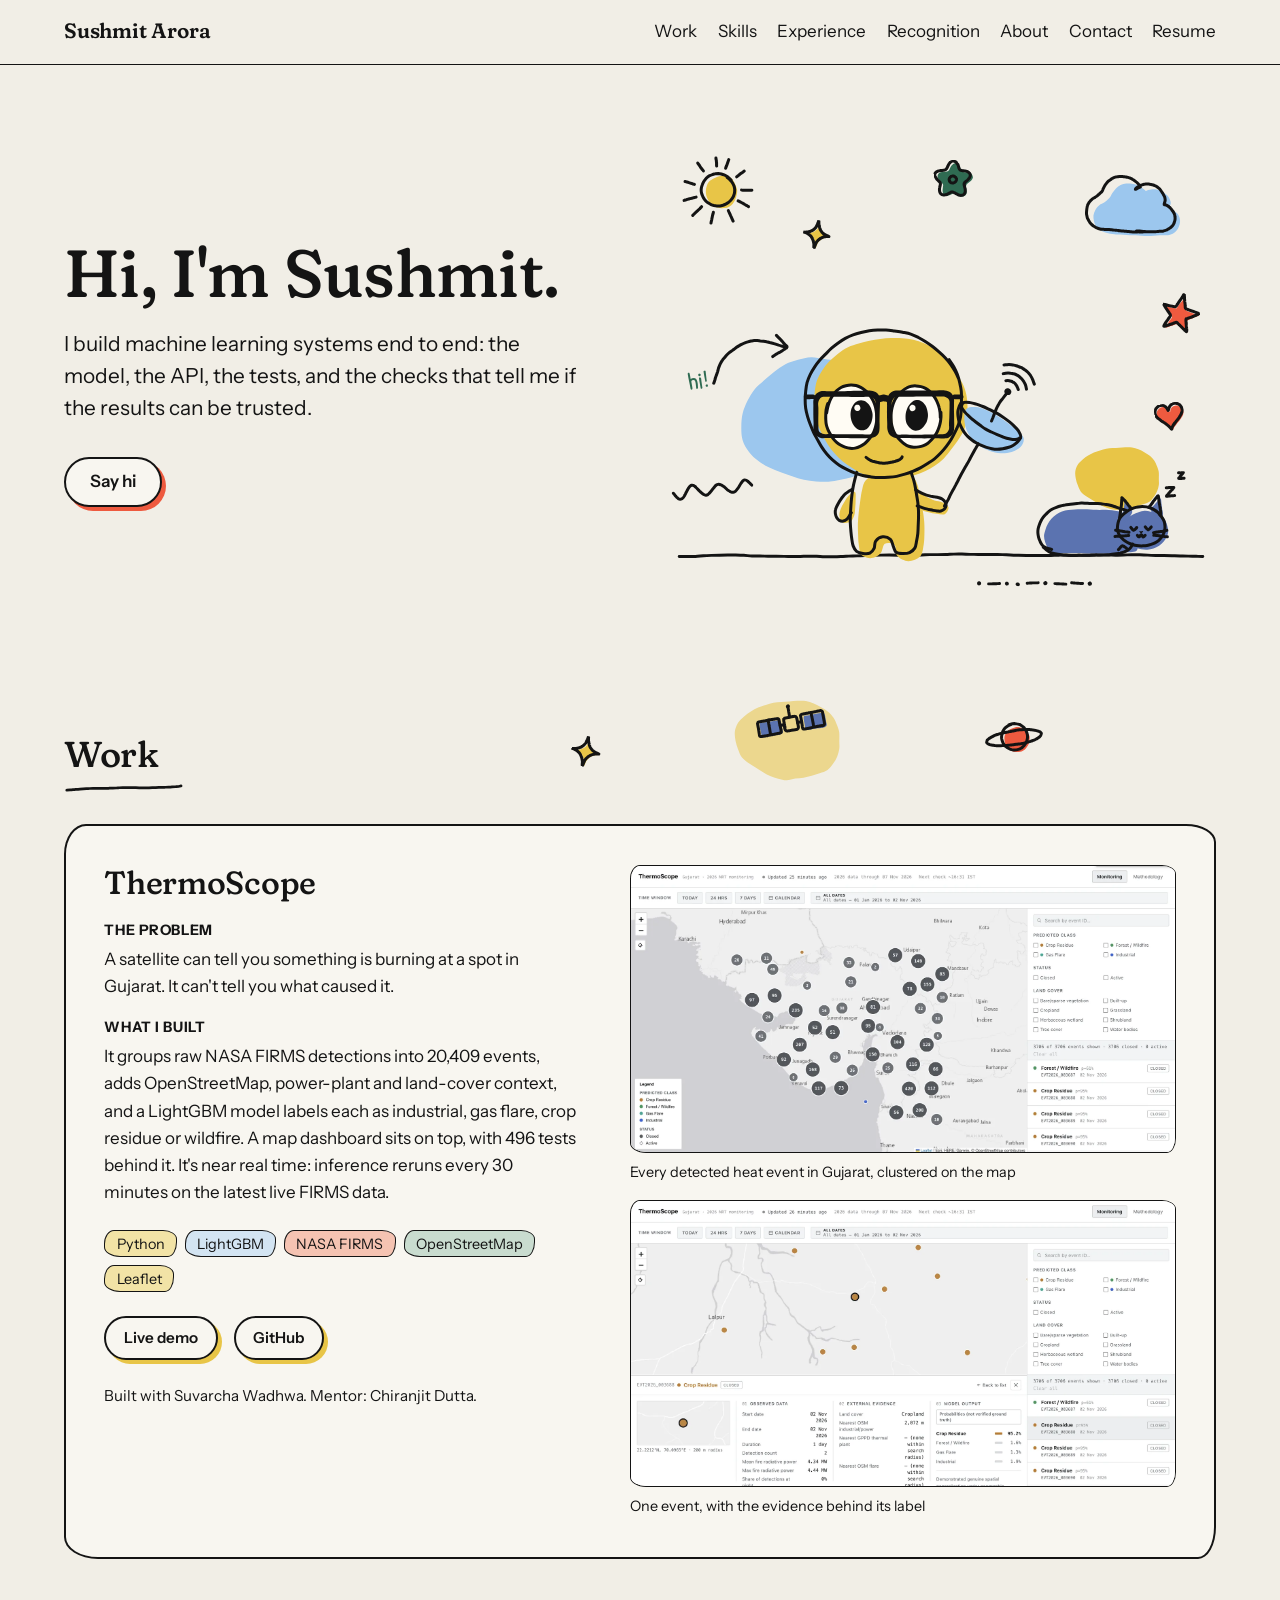
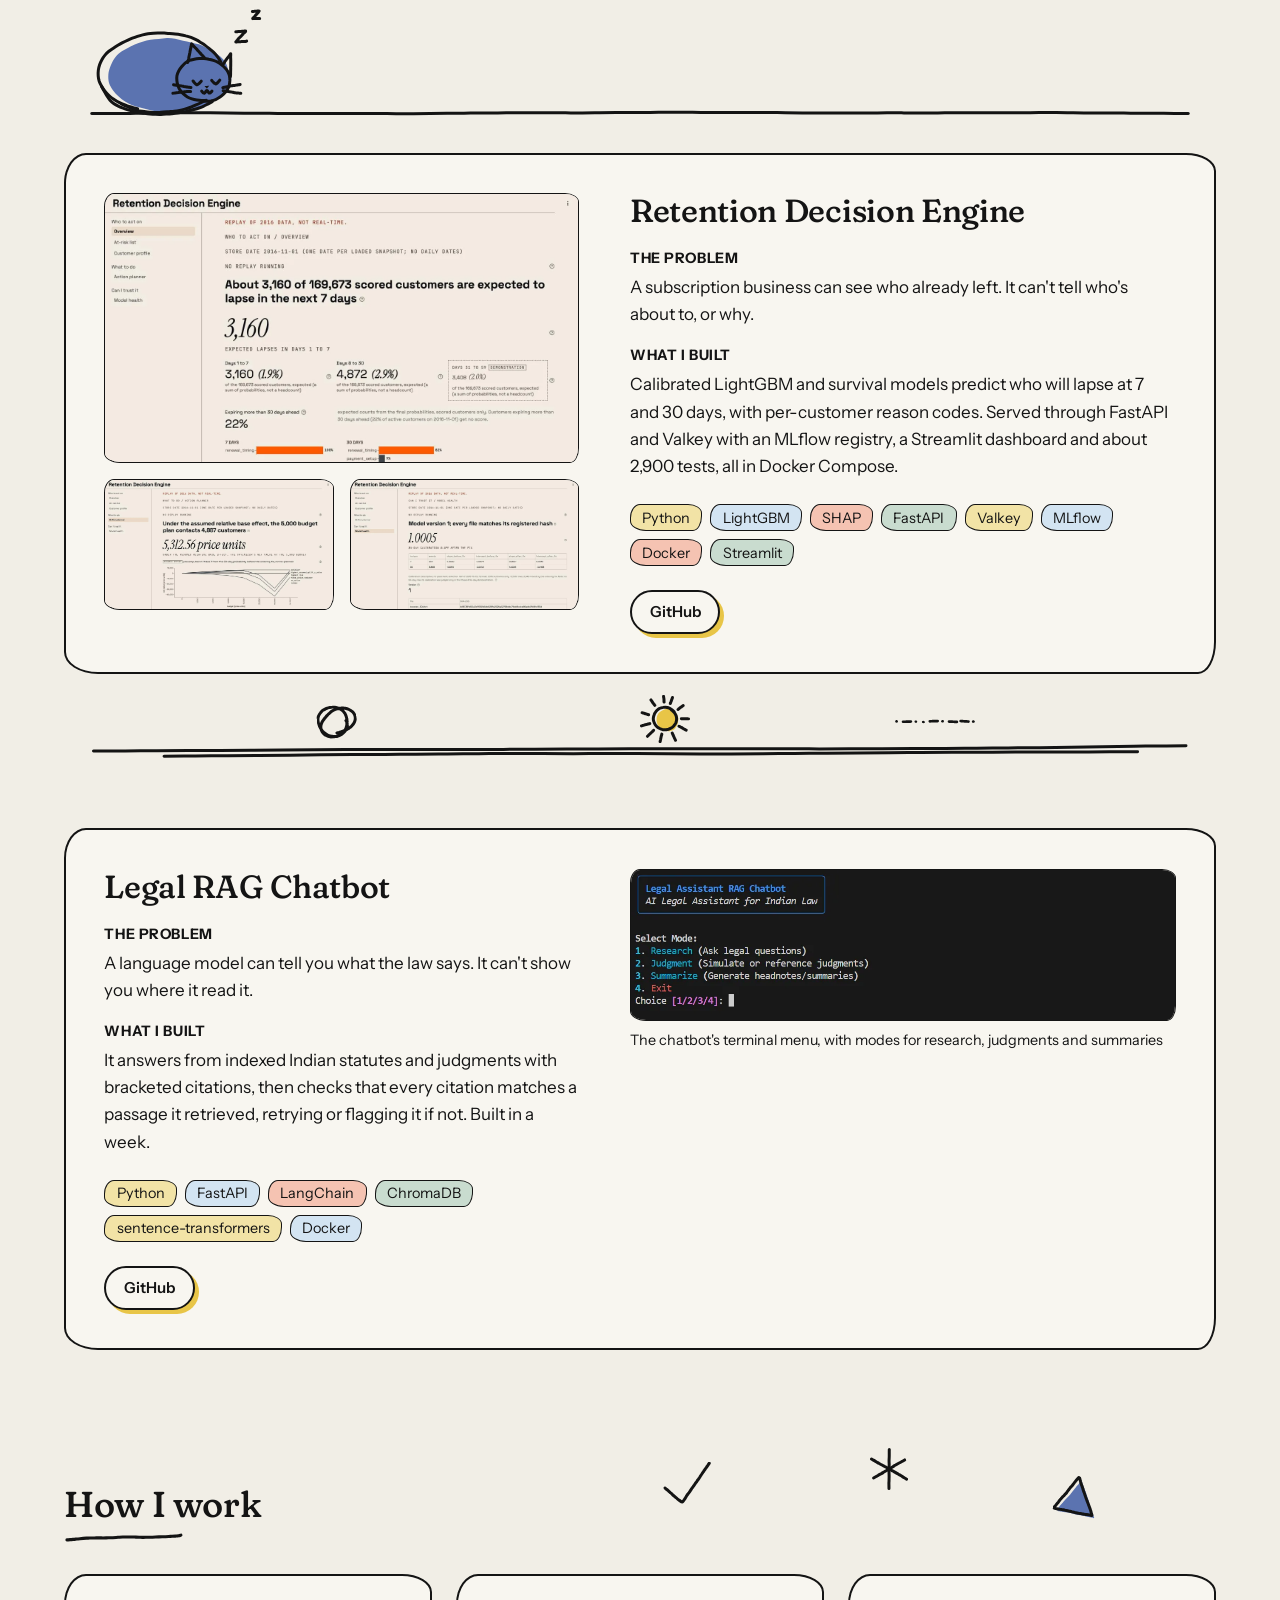
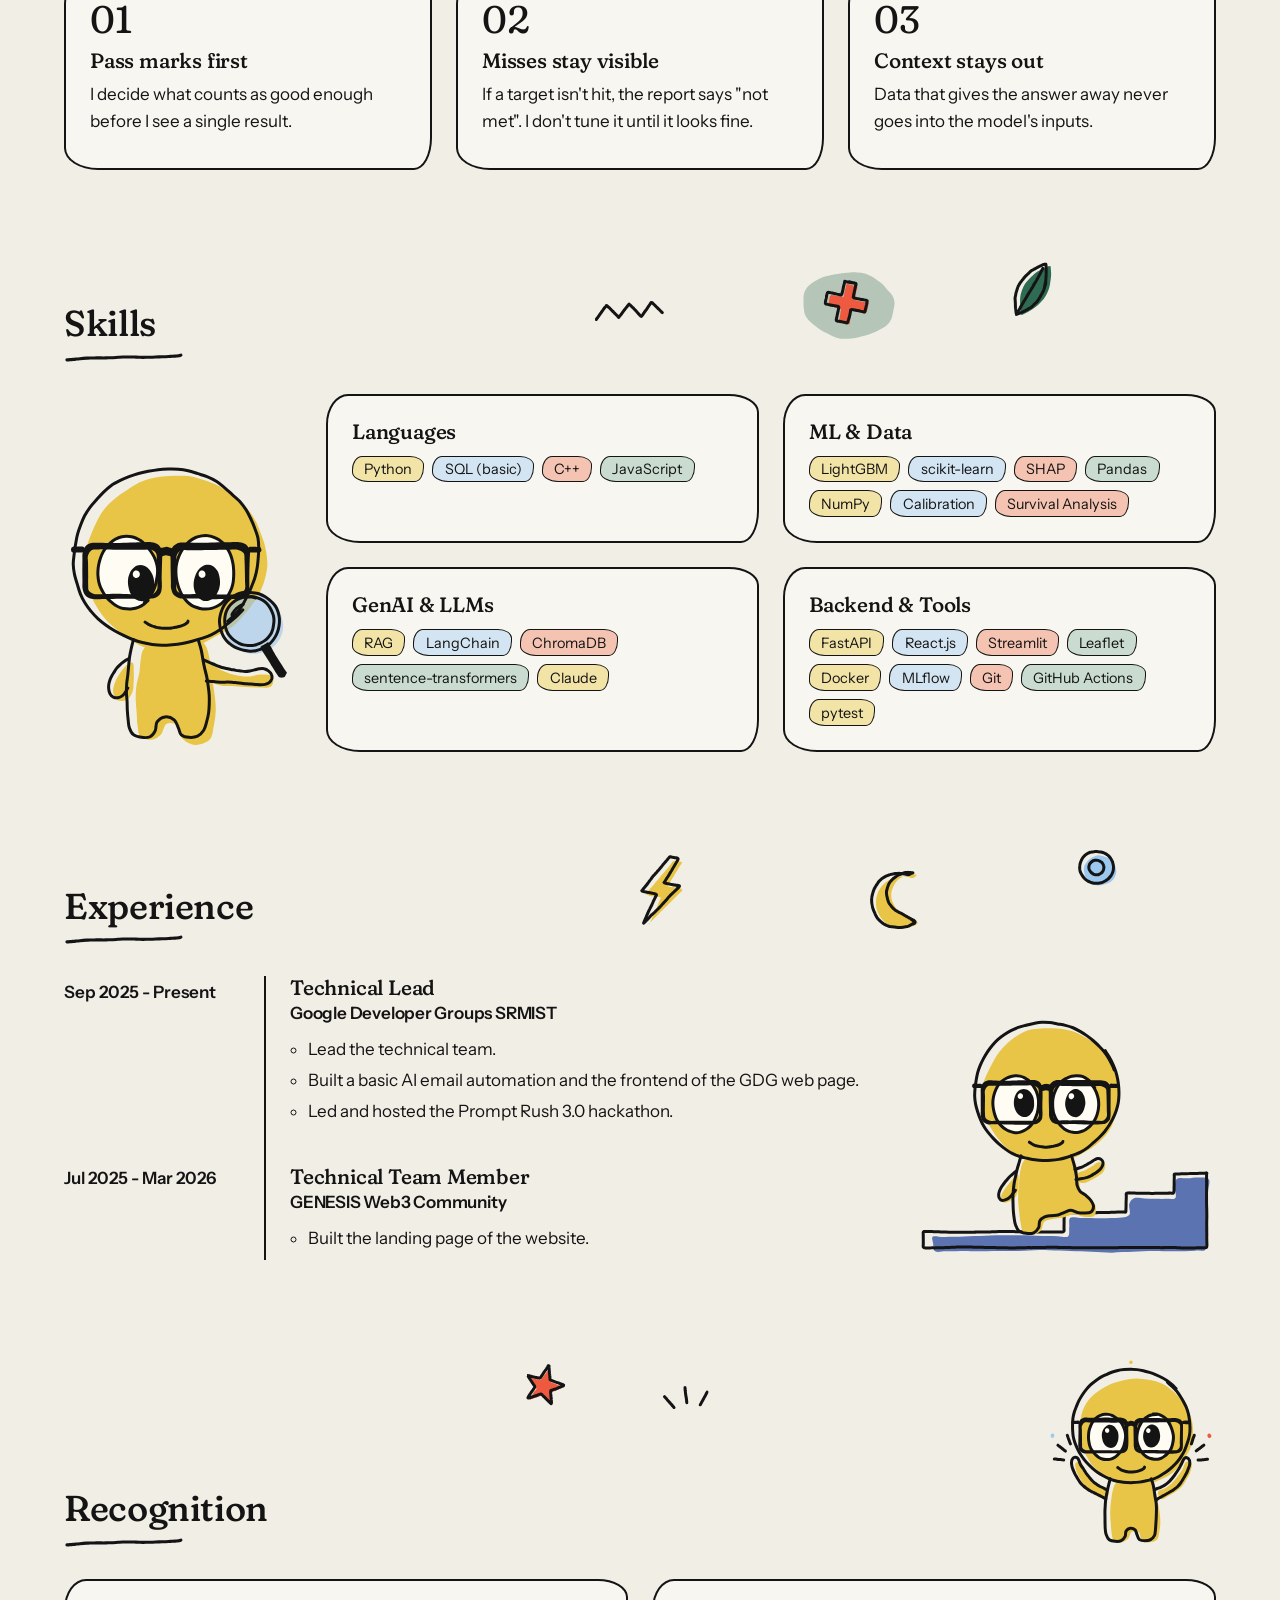
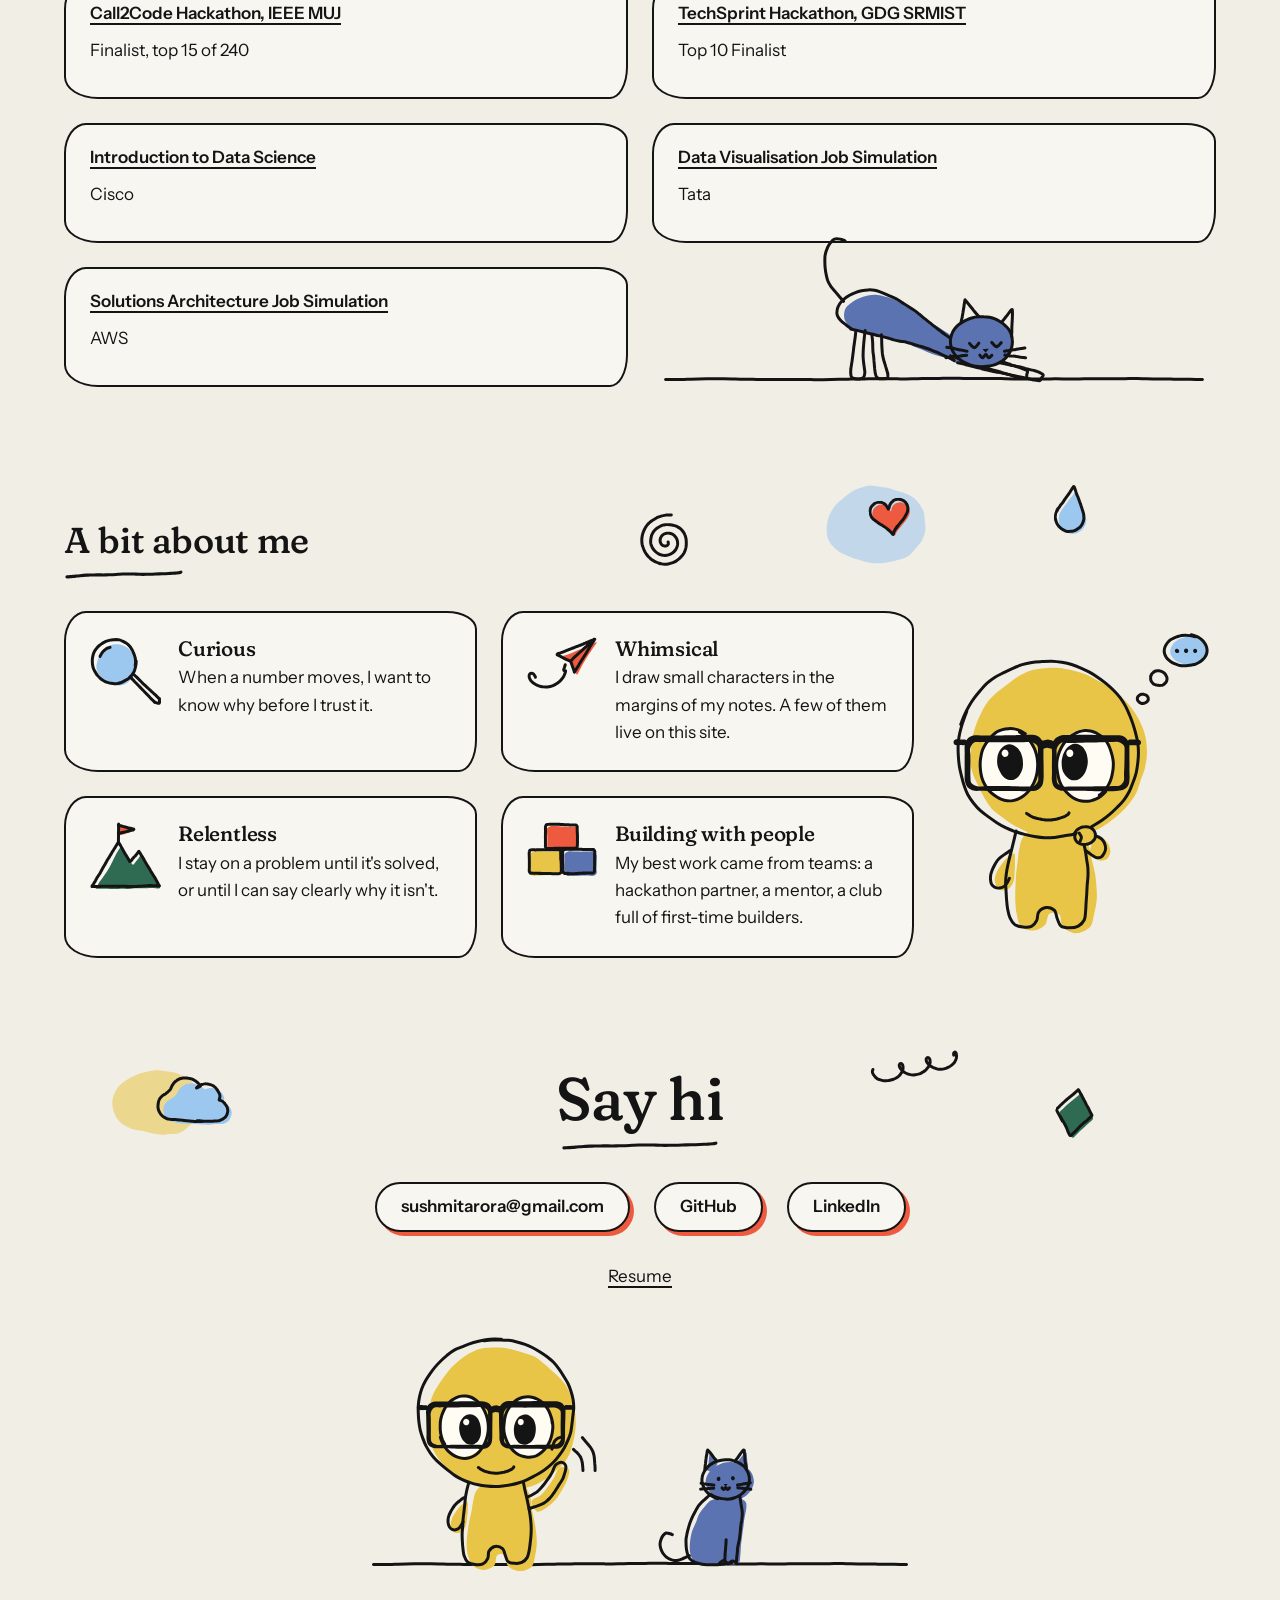
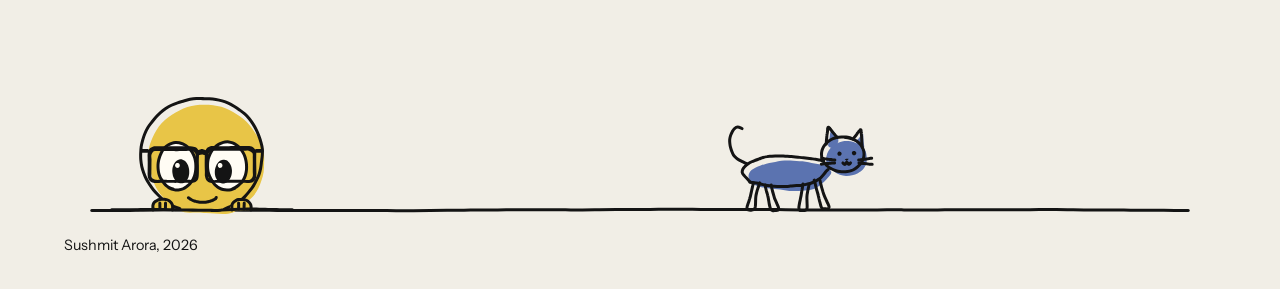
<file: index.html>
<!doctype html>
<html lang="en">
<head>
<meta charset="utf-8">
<meta name="viewport" content="width=device-width, initial-scale=1">
<title>Sushmit Arora</title>
<meta name="description" content="I build machine learning systems end to end: the model, the API, the tests, and the checks that tell me if the results can be trusted.">
<link rel="canonical" href="https://notsushmit.github.io/">
<meta property="og:type" content="website">
<meta property="og:site_name" content="Sushmit Arora">
<meta property="og:title" content="Sushmit Arora">
<meta property="og:description" content="I build machine learning systems end to end: the model, the API, the tests, and the checks that tell me if the results can be trusted.">
<meta property="og:url" content="https://notsushmit.github.io/">
<meta property="og:image" content="https://notsushmit.github.io/assets/og.png">
<meta property="og:image:width" content="1200">
<meta property="og:image:height" content="630">
<meta property="og:image:alt" content="Sushmit Arora: Machine Learning, MLOps &amp; Data Science, with a hand-drawn yellow mascot in glasses">
<meta name="twitter:card" content="summary_large_image">
<meta name="twitter:title" content="Sushmit Arora">
<meta name="twitter:description" content="I build machine learning systems end to end: the model, the API, the tests, and the checks that tell me if the results can be trusted.">
<meta name="twitter:image" content="https://notsushmit.github.io/assets/og.png">
<meta name="theme-color" content="#F1EEE6">
<link rel="icon" href="assets/favicon.svg" type="image/svg+xml">
<link rel="icon" href="assets/favicon-32.png" type="image/png" sizes="32x32">
<link rel="apple-touch-icon" href="assets/apple-touch-icon.png">
<script type="application/ld+json">{"@context":"https://schema.org","@type":"Person","name":"Sushmit Arora","url":"https://notsushmit.github.io/","jobTitle":"Student, Machine Learning","sameAs":["https://github.com/notsushmit","https://www.linkedin.com/in/sushmitarora/"]}</script>
<link rel="preload" href="assets/fonts/fraunces-latin-soft-normal.woff2" as="font" type="font/woff2" crossorigin>
<link rel="preload" href="assets/fonts/instrument-sans-latin-wght-normal.woff2" as="font" type="font/woff2" crossorigin>
<link rel="stylesheet" href="assets/css/tokens.css">
<link rel="stylesheet" href="assets/css/base.css">
<link rel="stylesheet" href="assets/css/header.css">
<link rel="stylesheet" href="assets/css/hero.css">
<link rel="stylesheet" href="assets/css/sections.css">
<link rel="stylesheet" href="assets/css/decor.css">
<script src="assets/js/site.js" defer></script>
</head>
<body>
<a class="skip-link" href="#main">Skip to content</a>
<header class="site-header" id="top">
  <div class="site-header__inner">
    <a class="wordmark" href="#top">Sushmit Arora</a>
    <nav class="site-nav" aria-label="Primary">
      <ul class="nav-list">
        <li><a href="#work">Work</a></li>
        <li><a href="#skills">Skills</a></li>
        <li><a href="#experience">Experience</a></li>
        <li><a href="#recognition">Recognition</a></li>
        <li><a href="#about">About</a></li>
        <li><a href="#contact">Contact</a></li>
        <li><a href="assets/Sushmit_Arora_Resume.pdf">Resume<span class="visually-hidden"> (PDF)</span></a></li>
      </ul>
      <button type="button" class="button menu-button" popovertarget="nav-panel">Menu</button>
      <div id="nav-panel" class="nav-panel card" popover>
        <button type="button" class="nav-close" popovertarget="nav-panel" popovertargetaction="hide">Close</button>
        <ul>
          <li><a href="#work">Work</a></li>
          <li><a href="#skills">Skills</a></li>
          <li><a href="#experience">Experience</a></li>
          <li><a href="#recognition">Recognition</a></li>
          <li><a href="#about">About</a></li>
          <li><a href="#contact">Contact</a></li>
          <li><a href="assets/Sushmit_Arora_Resume.pdf">Resume<span class="visually-hidden"> (PDF)</span></a></li>
        </ul>
      </div>
    </nav>
  </div>
</header>
<main id="main" tabindex="-1">
  <section id="hero" class="hero" aria-labelledby="hero-title">
    <div class="hero__text">
      <h1 id="hero-title">Hi, I'm Sushmit.</h1>
      <p class="tagline">I build machine learning systems end to end: the model, the API, the tests, and the checks that tell me if the results can be trusted.</p>
      <div class="say-hi">
        <button type="button" class="button" popovertarget="say-hi-menu">Say hi</button>
        <div id="say-hi-menu" class="say-hi-menu card" popover>
          <ul>
            <li><a href="mailto:sushmitarora@gmail.com">Email</a></li>
            <li><a href="https://www.linkedin.com/in/sushmitarora/" target="_blank" rel="noopener noreferrer">LinkedIn<span class="visually-hidden"> (opens in a new tab)</span></a></li>
            <li><a href="https://github.com/notsushmit" target="_blank" rel="noopener noreferrer">GitHub<span class="visually-hidden"> (opens in a new tab)</span></a></li>
          </ul>
        </div>
      </div>
    </div>
    <div class="hero__scene" aria-hidden="true">
      <img class="blob" style="--x:13%;--y:46%;--w:30%" src="assets/doodles/blob-sky.svg" width="352" height="283" alt="" aria-hidden="true">
      <img class="blob" style="--x:74%;--y:66%;--w:16%" src="assets/doodles/blob-mustard.svg" width="346" height="265" alt="" aria-hidden="true">
      <img class="doodle" style="--x:3%;--y:3%;--w:13%" src="assets/doodles/sunburst.svg" width="160" height="155" alt="" aria-hidden="true">
      <img class="doodle" style="--x:25%;--y:17%;--w:5%;--r:10deg" src="assets/doodles/sparkle.svg" width="163" height="170" alt="" aria-hidden="true">
      <img class="doodle" style="--x:49%;--y:4%;--w:7%;--r:-12deg" src="assets/doodles/flower.svg" width="161" height="163" alt="" aria-hidden="true">
      <img class="doodle" style="--x:76%;--y:7%;--w:18%" src="assets/doodles/cloud.svg" width="163" height="107" alt="" aria-hidden="true">
      <img class="doodle" style="--x:90%;--y:33%;--w:7%;--r:14deg" src="assets/doodles/star.svg" width="144" height="145" alt="" aria-hidden="true">
      <img class="doodle" style="--x:89%;--y:57%;--w:5.5%;--r:-10deg" src="assets/doodles/heart.svg" width="150" height="137" alt="" aria-hidden="true">
      <img class="doodle" style="--x:1%;--y:74%;--w:15%;--r:-6deg" src="assets/doodles/squiggle.svg" width="294" height="62" alt="" aria-hidden="true">
      <img class="doodle" style="--x:56%;--y:95%;--w:22%" src="assets/doodles/dots-dashes.svg" width="332" height="31" alt="" aria-hidden="true">
      <img class="ground" style="--x:0%;--y:87%;--w:100%" src="assets/doodles/ground-line.svg" width="1248" height="67" alt="" aria-hidden="true">
      <div class="mascot" data-asset="mascot-dish" style="--x:24%;--y:39.7%;--w:44%">
      <svg xmlns="http://www.w3.org/2000/svg" viewBox="214 117 808 811" width="808" height="811" aria-hidden="true" focusable="false">
      <path d="M440.1 638.7c-8.6 10.1-8.9 19.3-11.9 30.4-3.1 11.1-4.4 24-6.3 36.2-1.8 12.2-3.5 24.7-4.9 37-1.3 12.3-2.7 24.6-3.1 36.9-.5 12.3 0 24.7.4 37.1 .5 12.3.5 24.9 2.4 36.8 2 12 2.1 27.3 9.3 34.8 7.2 7.5 23.3 11.1 33.9 10.2 10.6-1 22.4-7.9 29.7-15.8 7.3-8 6.3-27.2 14.1-31.8 7.8-4.7 25.8-3 32.7 3.7 6.8 6.6.9 27.1 8.5 36.1 7.6 9.1 24.4 17.7 37.2 18 12.9.3 31.3-6.9 39.8-16.2 8.5-9.2 9.1-26.4 11.5-39.3 2.3-13 2.1-25.6 2.4-38.2 .3-12.7.2-25.4-.7-37.9-.9-12.6-2.6-25.1-4.9-37.5-2.3-12.3-6.6-24.4-9-36.6-2.3-12.3-2.2-25.1-5.2-36.7-3-11.6-6.1-23.4-12.9-32.7-6.9-9.3-18.1-16.6-28.1-23.1-10.1-6.5-21.3-12.9-32.2-16-11-3-22.9-4.9-33.4-2.5-10.5 2.3-18 8.8-29.6 16.6-11.5 7.9-31.1 20.3-39.7 30.5Z" fill="#E8C547"/>
      <path d="M404.1 677.3c-3.8-2.3-14.6 6.4-20.6 12-5.9 5.5-10.4 14.1-14.9 21.4-4.5 7.4-9.1 14.9-11.9 22.8-2.7 7.8-5.6 16.7-4.5 24.3 1 7.7 5 18.1 10.9 21.3 6 3.2 18.5 1.9 24.9-2 6.4-3.9 10.8-13.5 13.6-21.4 2.8-7.9 2.5-17.3 3.2-26 .8-8.7 1.6-17.4 1.5-26.2-.1-8.7 1.6-23.8-2.2-26.2Z" fill="#E8C547"/>
      <path d="M621.2 682.9c4.2-2.4 14.9 7.3 22.9 11.2 8 3.8 16.7 8.9 25.4 11.9 8.7 3.1 19 2.5 26.8 6.3 7.8 3.7 18.3 9.9 19.7 16.3 1.5 6.4-4.7 18.4-11.2 22-6.4 3.6-18.4.5-27.6-.4-9.2-.9-18.9-2.4-27.5-4.9-8.7-2.6-19.4-4.3-24.5-10.4-5.1-6.1-5.5-17.6-6.2-26.3-.6-8.6-1.9-23.2 2.2-25.7Z" fill="#E8C547"/>
      <path d="M779.7 397.6c.3 14-.6 26-2.8 38.7-2.1 12.6-5.1 25.5-10.2 37.2-5 11.7-12.8 22.5-19.9 33-7 10.5-14.8 20.2-22.5 30.1-7.7 9.8-14.9 20-23.7 28.8-8.8 8.7-18.8 16.5-29 23.5-10.3 7.1-21.2 13.3-32.3 18.6-11.2 5.4-23 9.5-34.7 13.4-11.7 3.8-23.6 7.6-35.8 9.7-12.1 2.1-24.6 2.5-36.9 2.8-12.2.2-24.6-.2-36.8-1.4-12.2-1.2-24.5-2.9-36.4-5.8-11.9-2.8-24-6.3-35.1-11.4-11.1-5.1-21.1-12.7-31.3-19.4-10.2-6.7-20.5-13.1-29.8-20.8-9.3-7.7-18.1-16.2-26.1-25.2-8-9-15.3-18.8-21.9-28.8-6.7-10.1-12.4-20.7-18-31.5-5.6-10.8-11.2-21.7-15.7-33.2-4.5-11.5-8.8-23.6-11-35.9-2.2-12.2-1.9-25-1.9-37.6-.1-12.7.3-25.5 1.9-38.3 1.5-12.7 3.2-26.1 7.4-38.3 4.3-12.1 11-23.8 18-34.7 7.1-10.8 15.6-21 24.4-30.3 8.9-9.4 18.8-18 28.9-25.7 10.2-7.6 20.9-15 32.3-20.5 11.3-5.5 24-8.7 35.9-12.3 12-3.7 23.8-7 35.7-9.6 12-2.6 24-4.5 36.1-6 12.1-1.5 24.2-2.5 36.4-2.9 12.3-.4 24.6-.4 36.9.6 12.3 1 24.9 2.5 37 5.3 12.1 2.8 24.3 6.7 35.9 11.5 11.6 4.8 23 10.7 33.6 17.5 10.7 6.7 21.3 14.2 30.4 23 9.1 8.7 16.6 19.3 24 29.5 7.4 10.2 13.8 20.9 20.5 31.7 6.7 10.7 14.4 21.1 19.8 32.6 5.4 11.6 9.7 22.9 12.5 36.6 2.8 13.7 4 31.5 4.2 45.5Z" fill="#E8C547"/>
      <path d="M778.1 398.1c7.7-5.2 25-4.9 37.1-3.2 12 1.8 23.9 8.3 35.3 13.6 11.4 5.2 22.3 11.4 32.9 17.8 10.6 6.5 20.9 13.6 30.8 21 10 7.3 20.1 14.9 28.8 23.1 8.7 8.2 21.1 16.8 23.6 26 2.5 9.2-1.9 21.5-8.6 29.4-6.6 7.9-19.8 14.2-31.1 18-11.3 3.7-24.5 5.1-36.8 4.5-12.2-.5-25-3.5-36.7-7.7-11.8-4.2-23.5-10-33.7-17.2-10.2-7.3-19.8-16.3-27.4-26.3-7.6-9.9-14.4-21.4-18.2-33.2-3.9-11.8-5.7-26.6-5.1-37.5 .7-11 1.4-23.1 9.1-28.3Z" fill="#9CC7EE"/>
      <path d="M410.1 612c-1.1 4-4.5 16.1-6.6 24.2-2 8-4 16.1-5.5 24.3-1.6 8.2-2.7 16.5-3.8 24.7-1 8.3-2 16.6-2.7 24.9-.7 8.2-1.2 16.5-1.6 24.8-.5 8.3-1.2 16.5-1.4 24.7-.2 8.3-.2 16.6.2 24.8 .3 8.3 1 16.6 1.8 24.8 .8 8.2 1.6 16.5 2.9 24.6 1.2 8 1.9 16.6 4.6 23.6 2.7 7 6 14.1 11.4 18.4 5.5 4.2 14 6.1 21.4 7.1 7.4.9 16.8 1.5 23-1.4 6.2-2.9 10.9-9.2 14.1-15.9 3.3-6.8.5-18 5.3-24.4 4.7-6.4 15.1-13.1 23.3-14 8.2-.9 19.9 3.2 25.8 8.5 5.9 5.3 6.6 16.2 9.7 23.4 3.2 7.2 4 15.7 9.2 19.6 5.2 4 14.5 4.1 22 4.3 7.5.1 16.3-.2 23-3.3 6.8-3 13.5-8.4 17.4-14.9 3.9-6.5 4.4-15.9 6.1-24.1 1.7-8.1 3.2-16.4 4.1-24.7 .9-8.2.8-16.6 1.2-25 .3-8.3.8-16.6 1-25 .2-8.3.3-16.7 0-25.1-.3-8.4-.8-16.8-1.8-25.1-.9-8.3-2.6-16.5-3.9-24.8-1.3-8.2-2.5-16.5-4-24.7-1.5-8.3-3.1-16.5-5.2-24.6-2.2-8.1-6.2-18.9-7.7-23.9-1.6-5-1.5-5.2-1.8-6.2" class="ink"/>
      <path d="M394.7 668.6c-1.9 1.2-7.7 4.4-11.4 6.8-3.7 2.4-7.5 4.7-10.7 7.5-3.3 2.9-6 6.2-8.7 9.6-2.8 3.3-5.2 6.9-7.6 10.5-2.4 3.6-4.8 7.3-7 11-2.1 3.8-4.3 7.6-6 11.5-1.8 4-3.7 8-4.4 12.2-.8 4.2-.7 8.7 0 12.9 .6 4.2 1.9 8.5 4 12.1 2.2 3.6 5 7.5 8.7 9.5 3.7 2 9.3 3 13.6 2.3 4.3-.7 8.9-3.4 12.2-6.3 3.4-2.9 5.5-7.5 7.9-11.2 2.4-3.6 5.5-8.7 6.6-10.5" class="ink"/>
      <path d="M606.9 670.2c1.9 1.1 7.6 4.6 11.5 6.7 3.9 2.2 7.8 4.3 11.9 6.2 4 1.8 8.2 3.4 12.5 4.8 4.2 1.4 8.5 2.6 12.8 3.5 4.3.9 8.7 1.2 13.1 2 4.5.7 9.1 1 13.4 2.3 4.4 1.2 9.1 2.7 12.9 5.2 3.8 2.6 7.8 6.2 9.9 10 2.2 3.8 3.5 9 3 13-.6 4.1-3.5 8.5-6.3 11.3-2.9 2.9-6.9 5-10.8 5.9-4 .9-8.5 0-12.8-.3-4.3-.4-8.7-1.1-13-1.9-4.4-.8-8.7-1.8-13-2.7-4.3-1-8.6-1.9-12.9-3.1-4.2-1.2-8-2.6-12.6-4.1-4.6-1.5-12.4-4.1-14.9-5" class="ink"/>
      <path d="M718.1 236c2.6 3.9 11 15.5 15.7 23.8 4.6 8.3 8.7 17.1 12 26 3.3 9 5.8 18.3 7.9 27.5 2.2 9.3 4.1 18.6 5 28 1 9.4.7 18.9.7 28.3 .1 9.4.1 18.7-.3 28.1-.5 9.3-.9 18.8-2.6 28.1-1.6 9.2-4.3 18.4-7.4 27.2-3.2 8.8-7.4 17.3-11.6 25.7-4.1 8.4-8.4 16.7-13.2 24.7-4.9 7.9-10.3 15.6-16 23-5.7 7.3-11.9 14.5-18.3 21.2-6.5 6.7-13.2 13.4-20.5 19.2-7.2 5.9-15.3 10.8-23.1 15.8-7.9 5.1-15.8 10.1-24.1 14.4-8.2 4.3-16.9 8-25.5 11.5-8.7 3.5-17.5 6.8-26.4 9.6-9 2.8-18.1 5.5-27.3 7.3-9.3 1.7-18.8 2.4-28.2 3.1-9.4.7-18.9 1.1-28.3.8-9.5-.2-18.9-1-28.4-2.1-9.4-1.2-18.9-2.3-28.2-4.5-9.3-2.2-18.4-5.2-27.3-8.7-8.9-3.4-17.6-7.5-26.1-11.8-8.5-4.3-17-8.7-24.9-14-8-5.2-15.5-11.3-22.6-17.6-7-6.4-13.7-13.4-19.7-20.6-6.1-7.2-11.7-15-16.7-22.9-5.1-7.9-9.4-16.2-13.9-24.4-4.4-8.1-9-16.1-13-24.5-3.9-8.4-7.4-17-10.7-25.7-3.3-8.7-6.5-17.5-9.1-26.6-2.6-9-5-18.3-6.4-27.6-1.3-9.4-1.7-19-1.7-28.5 0-9.5.7-19.1 1.8-28.6 1-9.5 2-19.3 4.5-28.5 2.5-9.3 6.2-18.4 10.4-27 4.1-8.7 9.3-16.9 14.6-24.9 5.2-7.9 11-15.6 17.1-22.8 6.1-7.2 13-13.7 19.7-20.4 6.6-6.7 13-13.5 20-19.8 7-6.2 14.4-12 22.1-17.5 7.6-5.4 15.5-10.7 23.7-15.2 8.3-4.5 17-8.4 25.8-11.6 8.8-3.3 17.9-5.7 27-8 9.1-2.3 18.2-4.5 27.4-5.9 9.2-1.3 18.6-2 27.9-2.4 9.3-.4 18.6-.6 27.9-.1 9.2.6 18.4 2 27.6 3.2 9.2 1.3 18.4 2.4 27.5 4.1 9.1 1.8 18.5 3.2 27.4 6.2 8.8 2.9 17.2 7.3 25.5 11.5 8.3 4.2 16.4 8.9 24.3 13.9 7.8 5 15.4 10.4 22.8 16.1 7.4 5.7 14.5 11.7 21.5 17.9 7.1 6.2 14.2 12.5 20.6 19.4 6.5 6.9 12.6 14.2 18.2 21.9 5.5 7.7 10.9 16.1 15.4 24.2 4.5 8.2 9.7 20.6 11.6 24.7" class="ink"/>
      <path d="M475 425c-.1 4.2-.4 10.1-1 15.1-.6 5-1.6 9.9-2.8 14.8-1.2 4.9-2.6 9.8-4.3 14.5-1.8 4.7-3.9 9.3-6.2 13.8-2.3 4.5-4.9 8.9-7.9 13-3 4.1-6.4 8-10.1 11.4-3.7 3.5-8 6.4-12.3 9.1-4.3 2.7-8.9 5-13.6 6.9-4.7 1.9-9.6 3.7-14.6 4.5-5 .8-10.4.9-15.4.4-5.1-.5-10-2.1-14.9-3.6-4.8-1.4-9.7-3-14.3-5.3-4.6-2.2-9.1-4.9-13-8.2-3.9-3.2-7.3-7.3-10.5-11.2-3.2-4-6.2-8.2-8.7-12.6-2.5-4.4-4.3-9.1-6.2-13.8-1.8-4.7-3.4-9.5-4.8-14.3-1.5-4.8-2.9-9.7-3.7-14.6-.8-5-1.1-10-1.1-15.1-.1-5 .2-10 .7-15 .5-4.9 1.3-9.9 2.4-14.8 1-4.8 2.5-9.6 4.1-14.3 1.7-4.7 3.5-9.4 5.7-13.9 2.1-4.4 4.5-8.9 7.3-13 2.8-4.1 6.2-7.9 9.7-11.4 3.5-3.5 7.3-6.7 11.3-9.6 4-2.9 8.2-5.7 12.6-7.8 4.5-2.1 9.3-3.7 14.1-4.8 4.8-1 9.9-1.7 14.8-1.6 4.8.1 9.9 1 14.6 2.3 4.7 1.3 9.3 3.2 13.6 5.5 4.3 2.2 8.4 5 12.2 7.9 3.9 2.9 7.6 6.2 11 9.6 3.3 3.5 6.5 7.3 9.3 11.3 2.9 4 5.4 8.3 7.8 12.6 2.4 4.3 4.7 8.7 6.6 13.3 1.9 4.6 3.5 9.4 4.7 14.3 1.2 4.9 2 10.8 2.5 14.9 .5 4.1.5 5.6.4 9.7Z" fill="#FFFCF4"/>
      <path d="M309.5 414.1c.5-2.7 1.8-11 3.1-16.4 1.2-5.4 2.8-10.8 4.6-16 1.8-5.3 3.8-10.6 6.4-15.6 2.5-4.9 5.5-9.8 8.8-14.3 3.3-4.6 6.9-9.1 11.1-13 4.2-3.8 9-7.4 14-10 5-2.6 10.7-4.3 16.2-5.7 5.5-1.3 11.2-2.3 16.8-2.5 5.7-.1 11.5.3 17 1.6 5.4 1.3 10.8 3.6 15.8 6.2 4.9 2.7 9.4 6.1 13.8 9.6 4.3 3.5 8.5 7.3 12.2 11.5 3.6 4.2 6.8 8.8 9.7 13.6 3 4.7 5.7 9.7 7.9 14.8 2.2 5.1 4 10.5 5.4 15.9 1.4 5.4 2.3 10.9 3 16.5 .7 5.5 1.1 11.1 1.2 16.7 .1 5.6.1 11.3-.5 16.9-.7 5.6-1.9 11.2-3.3 16.6-1.5 5.5-3.4 10.9-5.7 16-2.3 5.2-5.1 10.2-8.3 14.8-3.2 4.7-6.8 9.1-10.6 13.2-3.8 4.2-7.7 8.5-12.2 12-4.4 3.4-9.4 6.5-14.6 9-5.1 2.4-10.7 4.6-16.3 5.7-5.6 1-11.6 1.3-17.3.7-5.6-.5-11.3-2.1-16.7-4-5.3-1.8-10.5-4.2-15.3-7.1-4.9-2.8-9.5-6.2-13.7-9.9-4.2-3.7-8-8-11.4-12.4-3.4-4.4-6.3-9.3-9-14.2-2.8-4.8-5.5-9.8-7.7-14.9-2.2-5.2-4.2-10.6-5.4-16.1-1.2-5.4-1.5-11.2-1.8-16.8-.4-5.6-.3-11.2-.1-16.7 .2-5.6.4-11.3 1.2-16.8 .9-5.5 3-12.8 4-16.3 .9-3.5 1.3-3.7 1.6-4.5" class="ink"/>
      <g class="pupil">
      <path d="M462.9 419.8c.1 3-.1 6.7-.6 9.9-.4 3.3-1.1 6.5-2 9.7-.9 3.2-1.9 6.3-3.2 9.3-1.4 2.9-3.1 5.7-4.9 8.4-1.8 2.7-3.7 5.5-6 7.6-2.4 2.2-5.3 4.1-8.2 5.2-3 1.2-6.3 1.8-9.4 1.9-3.2.1-6.5-.3-9.5-1.3-3-.9-6-2.5-8.6-4.3-2.7-1.8-5.1-4.2-7.2-6.6-2.2-2.4-4.1-5.2-5.8-8-1.6-2.8-2.9-5.9-4.1-9-1.1-3-2-6.3-2.6-9.5-.7-3.2-1.2-6.5-1.4-9.8-.3-3.3-.2-6.7.1-10 .3-3.3.8-6.6 1.7-9.8 .8-3.2 2-6.3 3.4-9.3 1.4-3 2.9-6 4.9-8.6 1.9-2.7 4.1-5.3 6.6-7.4 2.6-2 5.6-3.8 8.6-4.9 3-1.1 6.4-1.7 9.6-1.7 3.2 0 6.6.7 9.6 1.8 3 1 6 2.7 8.6 4.6 2.7 1.9 5.2 4.2 7.3 6.7 2.1 2.5 3.9 5.4 5.4 8.3 1.5 2.9 2.7 6.1 3.7 9.2 1.1 3.1 2.2 6.6 2.8 9.5 .7 3 1.1 5.1 1.2 8.1Z" fill="#141414"/>
      <path d="M422.3 397c0 1.3-.2 2.3-.6 3.4-.3 1-.9 2.1-1.5 3-.7.9-1.5 1.7-2.4 2.4-.9.6-2 1.1-3 1.5-1.1.3-2.3.4-3.4.3-1.1-.1-2.2-.4-3.2-.9-1-.5-1.9-1.1-2.7-1.9-.8-.7-1.6-1.5-2.2-2.5-.5-.9-.9-2-1.2-3.1-.2-1.1-.4-2.2-.3-3.4 .1-1.1.3-2.2.8-3.3 .4-1 1-2.1 1.8-2.9 .7-.9 1.7-1.6 2.7-2.2 1-.5 2.1-.7 3.2-.9 1.2-.2 2.3-.2 3.4 0 1.1.1 2.3.5 3.2 1.1 1 .6 1.9 1.3 2.6 2.2 .7.8 1.3 1.7 1.8 2.9 .5 1.2.9 3 1 4.3Z" fill="#FFFCF4"/>
      </g>
      <path d="M690.4 425c-.2 4.1-.4 10-1.1 15-.6 5-1.4 10-2.7 14.8-1.3 4.8-3.2 9.5-5.1 14-2 4.6-4.3 9-6.7 13.3-2.5 4.3-5.2 8.5-8.2 12.4-3.1 3.8-6.5 7.5-10.1 10.8-3.7 3.2-7.6 6.3-11.7 8.9-4.1 2.6-8.5 4.9-13 6.9-4.5 1.9-9.2 3.7-14 4.7-4.8 1-9.9 1.5-14.9 1.3-5-.2-10-1.2-14.9-2.4-4.9-1.2-9.8-2.8-14.4-5-4.6-2.2-9.3-4.8-13.2-8.1-3.9-3.2-7.1-7.5-10.2-11.5-3.1-4-5.9-8.3-8.3-12.7-2.4-4.5-4.4-9.2-6.2-13.8-1.7-4.7-3.1-9.6-4.3-14.4-1.1-4.8-1.8-9.8-2.4-14.7-.6-4.9-.9-9.8-1.1-14.7-.2-5-.3-9.9 0-14.8 .2-5 .8-9.9 1.7-14.8 .9-4.8 2-9.7 3.5-14.4 1.6-4.7 3.5-9.4 5.7-13.8 2.1-4.5 4.6-8.8 7.4-13 2.7-4.1 5.6-8.2 9-11.9 3.4-3.6 7.3-6.8 11.2-9.8 4-3 8.2-5.9 12.7-8.1 4.4-2.2 9.2-4.2 14.1-5.3 4.9-1.1 10-1.5 15.1-1.4 5 0 10.1.5 15 1.6 4.9 1 9.8 2.6 14.4 4.7 4.5 2.1 8.9 4.9 12.9 7.9 4 3.1 7.6 6.7 11.1 10.4 3.4 3.6 6.6 7.6 9.4 11.7 2.9 4.1 5.5 8.5 7.8 12.9 2.2 4.5 4.1 9.3 5.6 14 1.6 4.8 2.8 9.7 3.8 14.7 .9 4.9 1.5 10.8 1.8 14.9 .4 4.1.4 5.6.3 9.7Z" fill="#FFFCF4"/>
      <path d="M690.9 411.4c0 2.8.4 11.2.1 16.7-.4 5.6-1.1 11.2-2.1 16.7-1.1 5.4-2.4 10.9-4.1 16.1-1.8 5.3-3.7 10.6-6.2 15.5-2.4 4.9-5.4 9.7-8.6 14.2-3.2 4.4-6.7 8.7-10.5 12.7-3.8 4-7.7 8.1-12.1 11.3-4.5 3.2-9.5 6-14.6 8-5.1 2.1-10.6 3.5-16.1 4.4-5.5.9-11.2 1.4-16.8 1-5.6-.3-11.5-1.2-16.8-3.1-5.3-1.9-10.3-5.1-14.9-8.4-4.7-3.2-8.8-7.2-12.8-11.1-4.1-3.9-8.2-7.9-11.6-12.4-3.4-4.5-6.5-9.4-8.9-14.5-2.5-5.1-4.4-10.5-6-16-1.6-5.4-2.8-11-3.6-16.5-.8-5.6-1-11.3-1.1-16.9-.1-5.6.1-11.3.8-16.8 .6-5.6 1.6-11.2 2.9-16.6 1.4-5.4 3-10.8 5.1-16 2.1-5.2 4.4-10.4 7.4-15.1 3-4.7 6.7-9 10.4-13.1 3.7-4.1 7.7-8 11.9-11.5 4.2-3.5 8.7-7 13.6-9.5 4.8-2.6 10.2-4.7 15.5-5.8 5.3-1.2 11-1.5 16.4-1.2 5.5.2 10.9 1.2 16.1 2.6 5.2 1.3 10.5 3.1 15.3 5.6 4.7 2.6 9.1 6 13.2 9.6 4 3.6 7.7 7.6 11.1 11.8 3.3 4.2 6.3 8.8 9 13.5 2.6 4.7 5.1 9.6 7.1 14.6 2.1 5 3.9 10.2 5.2 15.5 1.4 5.2 2.2 10.6 2.8 16.1 .6 5.5.7 14.1.8 16.9" class="ink"/>
      <g class="pupil">
      <path d="M647.6 424.3c-.2 3-.8 6.7-1.5 9.9-.7 3.3-1.5 6.6-2.8 9.7-1.3 3-3.1 6-5 8.7-1.8 2.7-3.9 5.3-6.1 7.7-2.2 2.4-4.5 4.9-7.2 6.7-2.6 1.9-5.7 3.4-8.8 4.3-3 1-6.5 1.6-9.7 1.5-3.2-.2-6.7-1.1-9.6-2.5-3-1.3-5.7-3.5-8.2-5.6-2.6-2.2-4.9-4.6-7-7.3-2-2.7-3.9-5.6-5.3-8.7-1.3-3-2.1-6.4-2.7-9.8-.6-3.3-.8-6.7-.9-10-.1-3.4 0-6.7.3-10 .4-3.3 1-6.6 1.8-9.8 .8-3.3 1.8-6.4 3.1-9.5 1.3-3 2.8-6 4.5-8.8 1.6-2.8 3.4-5.6 5.6-8.1 2.2-2.4 4.7-4.7 7.4-6.5 2.8-1.8 5.8-3.6 8.9-4.5 3.2-.9 6.8-1.2 10.1-.9 3.3.4 6.7 1.4 9.6 2.9 3 1.5 5.8 3.7 8.2 6 2.3 2.3 4.4 5.1 6.1 7.9 1.8 2.8 3.2 5.9 4.5 9 1.2 3 2.1 6.3 2.8 9.5 .8 3.3 1.3 6.9 1.6 9.9 .3 3.1.4 5.2.3 8.3Z" fill="#141414"/>
      <path d="M606.1 397c.1 1.3 0 2.3-.3 3.4-.2 1.1-.7 2.2-1.4 3.1-.6 1-1.5 1.8-2.4 2.5-1 .6-2 1.2-3.1 1.6-1.1.3-2.4.5-3.5.4-1.1 0-2.3-.4-3.4-.8-1-.5-2-1.3-2.8-2-.8-.8-1.6-1.7-2.2-2.7-.5-1-.9-2.1-1.1-3.3-.2-1.1-.3-2.3-.1-3.4 .1-1.1.5-2.2 1-3.2 .4-1 1.1-2 1.9-2.8 .7-.8 1.6-1.5 2.6-2 .9-.6 2-.9 3.1-1.1 1.1-.2 2.2-.3 3.3-.1 1.1.2 2.2.6 3.1 1.1 1 .6 1.9 1.3 2.7 2.1 .7.8 1.4 1.6 1.8 2.8 .5 1.2.7 3.1.8 4.4Z" fill="#FFFCF4"/>
      </g>
      <path d="M458 339.8c7.8 1.2 13.8 2.6 18.7 6.5 4.9 3.8 8.9 10.5 10.7 16.6 1.8 6.1.2 13.4.1 20.1-.1 6.6-.5 13.3-.7 20-.2 6.6-.4 13.3-.5 20-.1 6.6-.3 13.3-.3 20 0 6.6.7 13.3.2 19.8-.5 6.4-.5 13.5-3.3 18.8-2.8 5.2-8.2 10.2-13.6 12.8-5.5 2.6-12.7 2.2-19.3 2.8-6.5.6-13.2.7-19.9.8-6.7.1-13.3.1-20 .1-6.7-.1-13.3-.1-20-.2-6.7 0-13.3-.1-20-.2-6.7-.1-13.3-.3-20-.3-6.7 0-13.3.1-20 .1-6.7.1-13.3.2-20 .1-6.7 0-13.8 1.4-19.9-.3-6.2-1.7-13-5.2-17-9.9-4-4.6-5.9-11.9-7.1-18.3-1.2-6.3 0-13.3-.1-20-.1-6.6-.6-13.3-.7-20-.2-6.6-.2-13.3-.2-20 0-6.6 0-13.3.1-20 .1-6.6-.9-13.7.5-20 1.3-6.4 3.6-13.4 7.7-18 4-4.7 10.6-8.1 16.6-9.8 6.1-1.6 13.2-.3 19.8-.3 6.7 0 13.3.3 20 .4 6.7.1 13.3.2 20 .1 6.7 0 13.3-.3 20-.4 6.7-.2 13.3-.4 20-.6 6.7-.1 13.3-.3 20-.4 6.7-.2 12-.5 20-.6 8 0 20.4-.8 28.2.3ZM454.9 360.4c6.4 1.6 12.8 5 15.8 9.9 2.9 4.9 1.5 12.9 1.8 19.5 .3 6.6 0 13.3 0 20 0 6.6.1 13.3.2 20 .1 6.6.5 13.3.6 20 .1 6.7 2 14.4-.1 20.1-2.2 5.8-7.2 11.9-12.7 14.5-5.5 2.6-13.4.9-20 1-6.7.1-13.4-.2-20-.3-6.7 0-13.4.1-20 .1-6.7 0-13.4 0-20-.1-6.7 0-13.4-.2-20-.3-6.7-.1-13.4-.2-20-.3-6.7-.1-13.4-.1-20-.2-6.7 0-13.8 1.2-19.8-.3-6-1.4-13.1-3.8-16.2-8.4-3.1-4.5-2-12.5-2.4-19-.5-6.5-.4-13.3-.4-19.9 0-6.7.2-13.3.3-20 0-6.7 0-13.4 0-20 0-6.6-1.9-13.9-.1-19.8 1.7-5.8 5.5-12.3 10.6-15.1 5-2.9 13-1.8 19.6-2.2 6.6-.4 13.3-.2 20-.2 6.7 0 13.3-.1 20 0 6.7 0 13.3.3 20 .5 6.7.1 13.3.4 20 .5 6.7.1 13.3-.1 20-.1 6.7 0 12.8.1 20 .1 7.1 0 16.4-1.7 22.8 0Z" fill="#141414" fill-rule="evenodd"/>
      <path d="M704.2 338.8c7.8 1.1 13.9 3 18.8 7.1 5 4 8.8 10.8 10.7 16.9 1.9 6.2.8 13.5.9 20.1 .1 6.7-.4 13.4-.3 20.1 0 6.6.5 13.3.6 20 .1 6.6 0 13.3.1 20 0 6.6.7 13.4 0 20.1-.6 6.6-.9 14.1-4 19.6-3.1 5.6-9 11-14.8 13.7-5.8 2.7-13.4 2-20.1 2.3-6.6.4-13.3-.1-20-.2-6.7 0-13.3.1-20 .1-6.7 0-13.3.2-20 .2-6.7-.1-13.3-.3-20-.5-6.7-.1-13.3-.3-20-.4-6.7-.2-13.3-.3-20-.4-6.7-.2-13.4-.2-20-.3-6.6-.2-13.7 1.1-19.7-.6-6.1-1.8-12.5-5.2-16.5-9.8-3.9-4.6-6.1-11.4-7.5-17.7-1.3-6.3-.5-13.3-.7-20-.3-6.6-.5-13.3-.7-20-.1-6.6-.2-13.3-.2-20 .1-6.6.2-13.3.3-20 .1-6.6-.9-13.6.3-20.1 1.3-6.4 3.2-13.7 7.2-18.6 4-4.8 10.8-8.5 17-10.5 6.2-1.9 13.5-1 20.2-1.2 6.7-.1 13.3.1 20 .1 6.7 0 13.3 0 20-.1 6.7 0 13.3 0 20 0 6.7 0 13.3.1 20 .1 6.7 0 13.3-.1 20-.1 6.7 0 11.9.1 20 .1 8.1 0 20.5-1.2 28.4 0ZM701.2 359.3c6.6 1.8 13.4 5.3 16.5 10.4 3.1 5.1 1.7 13.4 2 20 .2 6.7-.3 13.4-.4 20.1-.1 6.6-.3 13.3-.5 20-.3 6.6-.8 13.4-1.1 20-.2 6.5 1.7 13.9-.3 19.5-1.9 5.6-6.3 11.4-11.4 14-5.2 2.6-13 1-19.5 1.4-6.6.4-13.4.6-20 .8-6.7.2-13.4.2-20 .4-6.7.1-13.4.4-20 .4-6.7.1-13.4 0-20 0-6.7 0-13.4 0-20-.1-6.7 0-13.4 0-20-.1-6.7-.2-14 1-20.1-.7-6.1-1.6-13.5-4.6-16.6-9.4-3-4.8-1.5-12.8-1.8-19.4-.2-6.5.3-13.3.4-19.9 0-6.7-.2-13.3-.3-20-.1-6.7-.2-13.4-.4-20-.1-6.7-2.2-14-.5-20 1.8-5.9 5.8-12.7 10.9-15.6 5.2-2.8 13.3-1.1 20-1.4 6.6-.2 13.3-.1 20-.1 6.7 0 13.3.2 20 .1 6.7-.1 13.3-.4 20-.6 6.7-.1 13.3-.3 20-.3 6.7 0 13.3.2 20 .2 6.7.1 12.8 0 20 .1 7.2 0 16.5-1.5 23.1.2Z" fill="#141414" fill-rule="evenodd"/>
      <path d="M482 357c1-1.5 4.3-1.2 6.4-1.9 2.1-.6 4.3-1.3 6.4-1.8 2.2-.5 4.3-1.2 6.5-1.1 2.1.1 4.3 1.2 6.4 1.9 2.2.6 4.7.9 6.4 1.8 1.8.9 3.3 2 4 3.7 .6 1.7 0 4.5-.1 6.7 0 2.2 0 4.5-.1 6.7 0 2.2.9 5.7 0 6.5-1 .8-3.8-1-5.9-1.6-2-.7-4.1-1.6-6.3-2.2-2.2-.6-4.5-1.4-6.7-1.3-2.2.1-4.4 1.3-6.5 2-2.2.6-4.7 1.6-6.3 1.8-1.7.2-3 .4-3.7-.8-.6-1.2 0-4.2 0-6.3-.1-2.2-.2-4.4-.3-6.7 0-2.4-1.2-5.9-.2-7.4Z" fill="#141414"/>
      <path d="M264.9 352.6c1.7.3 3.2.6 4.3 1.5 1.1 1 2 2.5 2.4 4 .4 1.5.4 3.4-.1 4.8-.5 1.4-1.6 3-2.9 3.8-1.2.8-3.1.7-4.7.9-1.6.1-3.3 0-4.9 0-1.7 0-3.4.1-5 .1-1.7 0-3.4.1-5 .1-1.7 0-3.4.1-5 .1-1.7 0-3.5.4-5.1-.1-1.5-.5-3.2-1.6-4.1-2.9-.9-1.3-1.2-3.3-1.3-5 0-1.6.3-3.7 1.3-5 .9-1.3 2.6-2.5 4.2-3 1.5-.5 3.4 0 5.1 0 1.7.1 3.3.3 5 .4 1.7 0 3.3.1 5 .1 1.7.1 3.2.1 5 .2 1.8 0 4.1-.2 5.8 0Z" fill="#141414"/>
      <path d="M759 352.1c1.7.2 3.4.7 4.5 1.7 1.2 1 2.1 2.7 2.4 4.2 .4 1.6.3 3.5-.2 5-.5 1.5-1.6 3.2-2.9 4-1.3.8-3.2.7-4.9.9-1.6.1-3.3 0-4.9 0-1.7 0-3.4 0-5 0-1.7 0-3.4.1-5 .1-1.7 0-3.4 0-5 0-1.7-.1-3.5.2-5-.4-1.5-.5-3-1.7-3.8-2.9-.8-1.3-.9-3.2-.9-4.8 .1-1.5.3-3.3 1.1-4.5 .9-1.3 2.4-2.2 3.9-2.7 1.4-.5 3.2-.2 4.8-.2 1.6 0 3.3.1 5 0 1.7 0 3.3-.2 5-.3 1.7 0 3.2 0 5-.1 1.8 0 4.2-.3 5.9 0Z" fill="#141414"/>
      <path d="M441 562c.8.6 3.3 2.3 4.9 3.4 1.7 1.2 3.2 2.5 4.9 3.6 1.7 1.1 3.4 2.2 5.2 3.1 1.8.9 3.7 1.7 5.6 2.3 1.9.7 3.8 1.1 5.8 1.6 1.9.5 3.9 1 5.8 1.4 2 .5 4 .8 5.9 1.2 2 .4 3.9.9 5.9 1.2 2 .4 4 .7 6 1 1.9.2 3.9.5 5.9.6 2.1.1 4.1.1 6.1.1 2-.1 4-.2 6-.4 2-.2 4-.6 6-.9 1.9-.3 3.9-.6 5.9-1 2-.4 3.9-.8 5.9-1.2 2-.4 3.9-.7 5.9-1.2 1.9-.5 3.9-.9 5.8-1.5 1.9-.6 3.8-1.3 5.7-2 1.9-.7 3.7-1.5 5.5-2.4 1.8-.9 3.6-1.9 5.3-3 1.7-1.2 3.7-2.5 4.8-3.8 1.1-1.3 1.4-3.2 1.7-3.9" class="ink"/>
      <path d="M702.6 724.3c1.1-1.9 4.6-7.6 6.8-11.4 2.3-3.9 4.5-7.7 6.6-11.7 2-3.9 3.7-8.1 5.6-12.1 2-4 4-7.9 6.1-11.9 2.1-3.9 4.4-7.6 6.6-11.5 2.1-3.9 4.1-7.9 6.2-11.8 2-4 4.1-7.9 6.2-11.9 2-3.9 4-7.9 6.1-11.8 2-4 3.9-8 6-11.9 2.1-3.9 4.3-7.8 6.5-11.7 2.1-3.8 4.3-7.7 6.5-11.6 2.3-3.8 4.6-7.6 6.8-11.5 2.2-3.8 4.4-7.7 6.5-11.6 2.2-3.9 4.1-7.9 6.2-11.8 2.1-3.9 4.3-7.8 6.4-11.7 2.2-3.9 4.3-7.8 6.4-11.7 2.2-3.9 4.8-8.3 6.7-11.6 1.9-3.3 3.9-6.7 4.7-8.1" class="ink"/>
      <path d="M956.8 496.9c-1.8 2.4-6.8 10.2-11.1 14.4-4.2 4.2-9.1 8-14.3 11-5.2 3-11 5.1-16.7 6.9-5.7 1.8-11.6 3-17.6 4-5.9.9-12 1.7-18.1 1.8-6 0-12.2-.7-18.2-1.8-6-1-11.9-2.7-17.7-4.5-5.8-1.9-11.5-4.1-17-6.6-5.6-2.4-11.2-5.1-16.5-8.1-5.3-3-10.5-6.4-15.4-10.1-4.9-3.7-9.8-7.6-14.1-12-4.4-4.3-8.3-9.3-11.8-14.3-3.5-5.1-6.7-10.5-9.4-16-2.8-5.5-5.2-11.3-7-17.2-1.8-5.9-3.1-12-3.8-18.2-.8-6.1-1.3-12.6-.5-18.7 .7-6.1 3.5-13.7 5-18 1.6-4.3 3.5-6.5 4.2-7.8" class="ink"/>
      <path d="M817.6 451.4c-2.8-2.1-11.4-8.2-16.9-12.6-5.4-4.3-10.8-8.8-15.9-13.6-5.1-4.7-10.5-9.5-14.7-14.8-4.2-5.4-10.2-12.2-10.5-17.4-.3-5.3 4.1-12 8.9-14.2 4.9-2.3 13.5-.5 20.2.5 6.7.9 13.6 3.1 20.2 5.1 6.7 2.1 13.2 4.6 19.8 7.1 6.5 2.6 12.9 5.5 19.2 8.4 6.4 2.9 12.7 6 18.9 9.3 6.3 3.2 12.5 6.5 18.5 10.1 6 3.7 11.8 7.7 17.5 11.8 5.7 4.1 11.4 8.3 16.9 12.7 5.4 4.5 10.7 9.1 15.7 14 5 5 10.6 9.8 14.2 15.7 3.5 5.9 8.8 14.7 7.2 19.6-1.7 4.8-10.9 8.3-17.3 9.4-6.4 1.2-14.1-1-21-2.4-6.9-1.4-13.7-3.8-20.3-6.1-6.7-2.3-13.2-5-19.6-7.8-6.5-2.8-12.9-5.8-19.3-8.8-6.3-3.1-12.8-6-18.9-9.6-6-3.5-11.7-7.8-17.5-11.9-5.7-4.1-12.2-9-16.9-12.6-4.8-3.5-9.7-7.3-11.6-8.8" class="ink"/>
      <path d="M859.7 440.7c.6-1.5 2.6-6.1 3.8-9.2 1.1-3.1 2.2-6.3 3.4-9.4 1.2-3.2 2.5-6.2 3.7-9.3 1.3-3.1 2.4-6.2 3.7-9.3 1.3-3.1 2.7-6.1 4.1-9.1 1.5-3 3.1-6 4.8-8.9 1.6-2.9 3.3-5.8 5.2-8.5 1.9-2.8 4-5.4 6-8 2.1-2.7 4.3-5.2 6.3-7.8 2-2.7 4-5.4 6-8.1 2-2.6 4.6-6.4 5.8-8.1 1.2-1.7 1.2-1.7 1.4-2" class="ink"/>
      <path d="M925 347.1c-.4 1.1-1 2.4-1.8 3.3-.8 1-1.8 2-2.9 2.6-1.1.6-2.4 1-3.7 1.1-1.3.2-2.6.2-3.8-.1-1.3-.2-2.5-.6-3.6-1.2-1.1-.5-2.2-1.2-3.1-2.1-.9-.9-1.6-1.9-2.2-3-.6-1.1-1.1-2.3-1.3-3.5-.3-1.2-.3-2.5-.1-3.8 .2-1.2.7-2.4 1.3-3.5 .6-1.1 1.4-2.3 2.4-3.1 1-.8 2.3-1.4 3.5-1.8 1.3-.3 2.6-.5 3.9-.4 1.3 0 2.6.3 3.8.7 1.2.4 2.3 1.2 3.3 1.9 1 .7 2.1 1.6 2.8 2.6 .8 1 1.5 2.1 1.9 3.3 .4 1.2.4 2.7.3 3.8 0 1.2-.3 2.1-.7 3.2Z" fill="#141414"/>
      <path d="M907.6 306c.9-.1 3.7-.3 5.6-.3 1.9 0 3.9.1 5.7.4 1.9.3 3.7.9 5.5 1.5 1.8.7 3.6 1.3 5.2 2.2 1.7.8 3.4 1.6 5 2.7 1.5 1.1 2.8 2.5 4.1 3.9 1.2 1.3 2.3 2.8 3.4 4.4 1 1.5 1.9 3.1 2.7 4.7 .8 1.6 1.5 3.3 2.2 5 .7 1.6 1.6 4.3 1.9 5.1" class="ink"/>
      <path d="M898.8 282.6c1.3-.3 5.4-1.1 8.1-1.4 2.7-.3 5.4-.6 8.1-.6 2.7 0 5.5.2 8.1.6 2.7.3 5.3 1 8 1.6 2.7.6 5.5 1 8 1.9 2.6.9 5.1 2.2 7.5 3.6 2.3 1.4 4.6 3.1 6.7 4.8 2.1 1.8 4.2 3.6 6.1 5.7 1.8 2 3.5 4.1 5.1 6.3 1.7 2.3 3.3 4.5 4.6 6.9 1.4 2.4 2.6 4.8 3.6 7.4 1 2.6 1.6 5.4 2.2 7.9 .6 2.5 1.2 5.9 1.4 7" class="ink"/>
      <path d="M901.3 253.4c1.4-.1 5.5-.4 8.3-.6 2.7-.2 5.5-.5 8.2-.5 2.7 0 5.5.3 8.2.6 2.7.4 5.4.8 8.1 1.3 2.7.6 5.4 1.4 8 2.2 2.6.8 5.2 1.8 7.8 2.8 2.5.9 5.2 1.8 7.7 2.9 2.6 1.1 5.1 2.4 7.4 3.9 2.4 1.4 4.8 3 7 4.7 2.3 1.6 4.5 3.4 6.6 5.2 2.1 1.9 4.1 3.9 6 6 1.8 2.1 3.5 4.4 5.1 6.7 1.5 2.4 2.9 4.8 4.2 7.3 1.3 2.5 2.4 5.1 3.5 7.7 1 2.5 1.9 5.5 2.8 7.8 .8 2.4 1.9 5.2 2.3 6.2" class="ink"/>
      </svg>
      </div>
      <img class="cat" style="--x:67%;--y:71.4%;--w:28%" src="assets/doodles/cat-loaf.svg" width="553" height="323" alt="" aria-hidden="true">
      <img class="doodle" style="--x:9%;--y:41%;--w:13%;--r:8deg" src="assets/doodles/arrow.svg" width="153" height="128" alt="" aria-hidden="true">
      <span class="annotation hand" style="--x:4%;--y:49%;--r:-8deg">hi!</span>
    </div>
  </section>

  <section id="work" class="section" aria-labelledby="work-title">
    <div class="gutter gutter--l" style="--top:6rem" aria-hidden="true">
      <img class="deco deco--blob" style="--x:18%;--y:30px;--w:90px" src="assets/doodles/blob-coral.svg" width="346" height="273" loading="lazy" decoding="async" alt="" aria-hidden="true">
      <img class="deco" style="--x:26%;--y:56px;--w:70px;--r:-6deg;--dur:10s;--delay:-7s" src="assets/doodles/wave.svg" width="194" height="65" loading="lazy" decoding="async" alt="" aria-hidden="true">
      <img class="deco" style="--x:58%;--y:170px;--w:34px;--dur:7s;--delay:-2s" src="assets/doodles/asterisk.svg" width="121" height="134" loading="lazy" decoding="async" alt="" aria-hidden="true">
    </div>
    <div class="gutter gutter--r" style="--top:38%" aria-hidden="true">
      <img class="deco deco--blob" style="--x:10%;--y:20px;--w:100px" src="assets/doodles/blob-sky-2.svg" width="362" height="271" loading="lazy" decoding="async" alt="" aria-hidden="true">
      <img class="deco" style="--x:20%;--y:40px;--w:70px;--r:12deg;--dur:11s;--delay:-1s" src="assets/doodles/satellite.svg" width="214" height="98" loading="lazy" decoding="async" alt="" aria-hidden="true">
      <img class="deco" style="--x:50%;--y:190px;--w:44px;--dur:8s;--delay:-5s" src="assets/doodles/spiral.svg" width="120" height="134" loading="lazy" decoding="async" alt="" aria-hidden="true">
    </div>
    <div class="gutter gutter--l" style="--top:70%" aria-hidden="true">
      <img class="deco" style="--x:40%;--y:0px;--w:36px;--r:-12deg;--dur:10s;--delay:-0s" src="assets/doodles/x-mark.svg" width="99" height="104" loading="lazy" decoding="async" alt="" aria-hidden="true">
      <img class="deco" style="--x:20%;--y:120px;--w:46px;--r:10deg;--dur:7s;--delay:-4s" src="assets/doodles/leaf.svg" width="141" height="137" loading="lazy" decoding="async" alt="" aria-hidden="true">
    </div>
    <div class="wrap">
      <div class="section-head">
        <h2 id="work-title">Work</h2>
        <div class="decor" aria-hidden="true">
          <img class="deco deco--blob deco--wide" style="--x:58%;--y:2px;--w:110px" src="assets/doodles/blob-mustard.svg" width="346" height="265" loading="lazy" decoding="async" alt="" aria-hidden="true">
          <img class="deco deco--m" style="--x:60%;--y:6px;--w:72px;--r:-10deg;--dur:11s;--delay:-3s" src="assets/doodles/satellite.svg" width="214" height="98" loading="lazy" decoding="async" alt="" aria-hidden="true">
          <img class="deco deco--wide" style="--x:80%;--y:26px;--w:56px;--r:8deg;--dur:8s;--delay:-7s" src="assets/doodles/planet.svg" width="194" height="108" loading="lazy" decoding="async" alt="" aria-hidden="true">
          <img class="deco deco--wide" style="--x:44%;--y:40px;--w:30px;--r:12deg;--dur:10s;--delay:-2s" src="assets/doodles/sparkle.svg" width="163" height="170" loading="lazy" decoding="async" alt="" aria-hidden="true">
        </div>
      </div>
      <article id="project-thermoscope" class="project card" aria-labelledby="project-thermoscope-title">
        <div class="project__text">
          <h3 id="project-thermoscope-title">ThermoScope</h3>
          <dl>
            <dt>The problem</dt>
            <dd>A satellite can tell you something is burning at a spot in Gujarat. It can't tell you what caused it.</dd>
            <dt>What I built</dt>
            <dd>It groups raw NASA FIRMS detections into 20,409 events, adds OpenStreetMap, power-plant and land-cover context, and a LightGBM model labels each as industrial, gas flare, crop residue or wildfire. A map dashboard sits on top, with 496 tests behind it. It's near real time: inference reruns every 30 minutes on the latest live FIRMS data.</dd>
          </dl>
          <ul class="chips" aria-label="Tech stack">
            <li>Python</li>
            <li>LightGBM</li>
            <li>NASA FIRMS</li>
            <li>OpenStreetMap</li>
            <li>Leaflet</li>
          </ul>
          <ul class="project__links" aria-label="Links for ThermoScope">
            <li><a class="button button--sm" href="https://notsushmit.github.io/thermoscope-sih26162/frontend/">Live demo<span class="visually-hidden"> for ThermoScope</span></a></li>
            <li><a class="button button--sm" href="https://github.com/notsushmit/thermoscope-sih26162">GitHub<span class="visually-hidden"> for ThermoScope</span></a></li>
          </ul>
          <p class="credit">Built with Suvarcha Wadhwa. Mentor: Chiranjit Dutta.</p>
        </div>
        <div class="project__shots" data-count="2">
          <figure>
            <button type="button" class="shot" popovertarget="shot-thermoscope-1">
              <picture>
                <source type="image/webp" srcset="assets/screenshots/thermoscope-map.webp">
                <img src="assets/screenshots/thermoscope-map.jpg" width="1600" height="841" loading="lazy" decoding="async" alt="ThermoScope dashboard: a map of Gujarat with heat events grouped into numbered clusters, filters for predicted class, status and land cover, and a list of recent events labelled crop residue or forest and wildfire.">
              </picture><span class="visually-hidden"> (enlarge)</span>
            </button>
            <figcaption>Every detected heat event in Gujarat, clustered on the map</figcaption>
            <div id="shot-thermoscope-1" class="lightbox" popover>
              <button type="button" class="lightbox__close" popovertarget="shot-thermoscope-1" popovertargetaction="hide">Close</button>
              <picture>
                <source type="image/webp" srcset="assets/screenshots/thermoscope-map.webp">
                <img src="assets/screenshots/thermoscope-map.jpg" width="1600" height="841" loading="lazy" decoding="async" alt="ThermoScope dashboard: a map of Gujarat with heat events grouped into numbered clusters, filters for predicted class, status and land cover, and a list of recent events labelled crop residue or forest and wildfire.">
              </picture>
              <a class="lightbox__full" href="assets/screenshots/thermoscope-map.jpg" target="_blank" rel="noopener noreferrer">Open full size<span class="visually-hidden"> (opens in a new tab)</span></a>
            </div>
          </figure>
          <figure>
            <button type="button" class="shot" popovertarget="shot-thermoscope-2">
              <picture>
                <source type="image/webp" srcset="assets/screenshots/thermoscope-event-detail.webp">
                <img src="assets/screenshots/thermoscope-event-detail.jpg" width="1600" height="841" loading="lazy" decoding="async" alt="ThermoScope detail panel for one event labelled crop residue at 95.2 percent: a close-up map of the site, the observed fire data, the distance to the nearest industrial site and power plant, and the model's probability for each class.">
              </picture><span class="visually-hidden"> (enlarge)</span>
            </button>
            <figcaption>One event, with the evidence behind its label</figcaption>
            <div id="shot-thermoscope-2" class="lightbox" popover>
              <button type="button" class="lightbox__close" popovertarget="shot-thermoscope-2" popovertargetaction="hide">Close</button>
              <picture>
                <source type="image/webp" srcset="assets/screenshots/thermoscope-event-detail.webp">
                <img src="assets/screenshots/thermoscope-event-detail.jpg" width="1600" height="841" loading="lazy" decoding="async" alt="ThermoScope detail panel for one event labelled crop residue at 95.2 percent: a close-up map of the site, the observed fire data, the distance to the nearest industrial site and power plant, and the model's probability for each class.">
              </picture>
              <a class="lightbox__full" href="assets/screenshots/thermoscope-event-detail.jpg" target="_blank" rel="noopener noreferrer">Open full size<span class="visually-hidden"> (opens in a new tab)</span></a>
            </div>
          </figure>
        </div>
      </article>
      <div class="divider divider--cat" aria-hidden="true">
        <img class="ground-line" src="assets/doodles/ground-line.svg" width="1248" height="67" loading="lazy" decoding="async" alt="" aria-hidden="true">
        <div class="grounded divider__cat" data-asset="cat-curled" style="--left:10%;--width:clamp(110px, 16vw, 170px);--fo:5.18%">
        <svg xmlns="http://www.w3.org/2000/svg" viewBox="114 99 470 309" width="470" height="309" aria-hidden="true" focusable="false">
        <path d="M486.4 291.4c-.6 6.2-1.7 15.7-4.3 22.9-2.6 7.2-6.8 14.1-11.2 20.4-4.5 6.3-9.7 12.1-15.4 17.3-5.6 5.1-11.9 9.7-18.5 13.6-6.5 3.9-13.6 6.9-20.6 9.7-7 2.9-14.1 5.2-21.3 7.6-7.1 2.4-14.2 5.3-21.6 6.8-7.3 1.5-15 2-22.5 2.3-7.5.3-15-.1-22.5-.4-7.4-.3-14.8-.6-22.2-1.3-7.4-.6-14.8-1.4-22-2.6-7.3-1.2-14.5-2.9-21.7-4.6-7.1-1.8-14.1-3.9-21.3-5.9-7.1-2-14.5-3.4-21.4-6.2-6.9-2.8-13.6-6.3-19.9-10.4-6.3-4-12.3-8.6-17.8-13.7-5.5-5.1-11-10.6-15.4-16.8-4.5-6.2-9-13.2-11.2-20.5-2.1-7.3-2.5-15.7-1.9-23.4 .7-7.7 3-15.4 5.8-22.7 2.7-7.3 6-14.7 10.5-21.1 4.5-6.3 10.2-12.1 16.3-16.9 6-4.8 13.2-8.2 19.9-11.9 6.7-3.7 13.4-7.4 20.5-10.3 7-3 14.3-5.3 21.6-7.4 7.2-2.2 14.6-4.2 22-5.5 7.5-1.3 15.1-1.4 22.7-2.2 7.5-.8 15-2.5 22.5-2.6 7.6-.2 15.2.4 22.7 1.6 7.4 1.2 14.7 3.7 22 5.4 7.4 1.7 14.6 3.1 21.9 4.8 7.3 1.7 14.8 3 21.8 5.4 7.1 2.4 13.9 5.8 20.6 9.1 6.8 3.4 13.4 7 19.8 11.1 6.5 4 13.2 8.1 18.9 13.4 5.6 5.2 11.4 11.4 15.2 18.1 3.7 6.8 6.1 16.3 7.4 22.5 1.3 6.1 1.2 8.2.6 14.4Z" fill="#5B73B0"/>
        <path d="M234.7 380.8c-2.4-.6-9.7-2.3-14.5-3.6-4.8-1.4-9.6-2.6-14.3-4.3-4.7-1.6-9.3-3.5-13.9-5.5-4.6-2-9.2-4.1-13.6-6.5-4.4-2.5-8.7-5.2-12.8-8.1-4-3-8-6.3-11.6-9.8-3.7-3.5-7.2-7.3-10.3-11.3-3.1-4-6-8.3-8.6-12.8-2.5-4.4-5.1-9.1-6.7-13.9-1.5-4.9-2.4-10.2-2.8-15.3-.4-5.2-.2-10.4.4-15.5 .7-5.1 1.9-10.2 3.5-15 1.7-4.9 3.9-9.6 6.3-14 2.5-4.4 5.4-8.7 8.6-12.6 3.2-3.9 6.9-7.4 10.8-10.6 3.8-3.2 8.2-5.9 12.3-8.6 4.2-2.8 8.3-5.4 12.5-8 4.3-2.5 8.6-4.9 13-7.2 4.3-2.3 8.8-4.5 13.3-6.5 4.5-2.1 9-4.1 13.7-5.9 4.6-1.8 9.3-3.5 14-5.1 4.8-1.5 9.6-2.9 14.5-4.1 4.8-1.1 9.8-2.1 14.7-2.8 5-.8 10-1.3 15-1.7 5-.4 10-.4 15-.5 5 0 10 0 15 .2 5 .3 10 .8 14.9 1.2 5 .4 10 .8 15 1.3 5 .5 10 1 14.9 1.8 5 .9 9.9 2 14.7 3.3 4.9 1.2 9.8 2.6 14.5 4.3 4.7 1.8 9.2 4 13.7 6.3 4.4 2.3 8.7 4.9 13 7.5 4.2 2.7 8.4 5.3 12.5 8.2 4 2.9 7.8 6 11.6 9.1 3.9 3.1 7.8 6.1 11.3 9.5 3.5 3.4 6.8 7.2 9.8 11.1 3 3.8 5.9 7.9 8.2 12.2 2.3 4.3 4.1 8.9 5.5 13.6 1.4 4.7 2.3 9.6 2.7 14.4 .5 4.9.6 9.8.2 14.7-.5 4.8-1.2 9.8-2.8 14.5-1.5 4.6-3.9 9.1-6.4 13.3-2.5 4.2-5.5 8.2-8.6 12-3.1 3.8-6.4 7.4-10 10.7-3.6 3.4-7.4 6.5-11.3 9.4-4 3-8.1 5.7-12.3 8.2-4.2 2.6-8.4 5.1-12.8 7.3-4.4 2.2-9 4-13.5 5.9-4.6 2-9 4.1-13.7 5.8-4.6 1.8-9.3 3.2-14.1 4.6-4.8 1.3-9.6 2.5-14.4 3.5-4.9 1-9.8 1.8-14.7 2.4-4.9.6-9.9.7-14.9 1-4.9.3-9.8.4-14.8.9-4.9.4-9.9 1.3-14.9 1.6-5 .2-10 0-15-.3-5-.2-9.9-.6-14.9-1.2-5-.5-10-1-15-1.9-4.9-.8-9.8-1.9-14.6-3.3-4.9-1.4-9.6-3.1-14.3-4.9-4.7-1.8-9-3.7-13.8-5.8-4.8-2.2-12.4-5.7-14.9-6.8" class="ink"/>
        <path d="M134.6 318.7c1.2 2.2 4.8 8.8 7.3 13.1 2.4 4.4 4.7 8.9 7.5 13.1 2.7 4.2 5.5 8.5 8.8 12.2 3.3 3.7 7 7.1 11.1 10 4 2.8 8.6 5 13.1 7.1 4.5 2.1 9.2 3.7 13.9 5.5 4.6 1.7 9.3 3.6 14 5 4.8 1.5 9.7 2.6 14.5 3.7 4.9 1 9.9 1.7 14.8 2.6 4.9.9 9.7 2 14.7 2.7 4.9.8 9.8 1.4 14.8 1.8 5 .5 10 .8 15 .9 5 .2 10 .3 15 .2 5-.2 9.9-.6 14.9-1 5-.3 10-.6 15-1 4.9-.5 9.9-1 14.9-1.7 4.9-.6 9.9-1.2 14.8-2.1 4.9-.9 9.7-2.1 14.6-3.3 4.8-1.2 9.6-2.7 14.4-4 4.9-1.4 9.8-2.5 14.5-4.1 4.8-1.6 9.5-3.3 14.1-5.3 4.6-2 9.4-4.7 13.5-6.8 4-2.1 9.2-4.9 11-5.9" class="ink"/>
        <path d="M493.5 300.1c-.2 3.7-.9 9.1-2.2 13.4-1.3 4.3-3.4 8.4-5.6 12.3-2.3 3.9-4.9 7.6-7.9 11-3 3.3-6.4 6.4-10.1 9-3.6 2.5-7.8 4.5-11.9 6.3-4.1 1.8-8.3 3.2-12.6 4.5-4.3 1.2-8.6 2.5-13 3.1-4.4.7-8.9.9-13.4.7-4.4-.2-8.8-1-13.2-1.9-4.3-.9-8.6-1.9-12.8-3.3-4.2-1.5-8.2-3.3-12.1-5.3-3.8-2.1-7.6-4.5-11-7.2-3.5-2.7-6.9-5.6-9.7-8.9-2.8-3.3-5.3-7-7.2-10.9-1.9-3.8-3.4-8-4.4-12.2-1-4.2-1.7-8.7-1.7-13 .1-4.3.9-8.8 2.2-12.9 1.4-4.2 3.6-8.1 5.9-11.8 2.4-3.7 5.2-7.1 8.2-10.3 3.1-3.1 6.5-5.9 10.2-8.4 3.6-2.5 7.5-4.5 11.5-6.3 4-1.9 8.2-3.4 12.5-4.6 4.2-1.2 8.6-2.1 13-2.6 4.4-.5 8.8-.7 13.3-.5 4.4.2 8.8.7 13.1 1.6 4.4.8 8.6 2.1 12.8 3.6 4.2 1.4 8.3 3.1 12.2 5.1 3.9 2.1 7.8 4.4 11.3 7.2 3.4 2.7 6.7 5.9 9.5 9.3 2.8 3.5 5.3 7.3 7.3 11.3 2 4 3.8 9 4.8 12.6 .9 3.7 1.2 5.3 1 9.1Z" fill="#5B73B0"/>
        <path d="M373.2 252.9c.2-.7.6-2.6.9-3.9 .3-1.3.7-2.6.9-3.9 .3-1.3.6-2.6.9-3.9 .2-1.3.5-2.7.7-4 .3-1.3.6-2.6.9-3.9 .3-1.3.5-2.6.7-3.9 .3-1.3.6-2.6.9-3.9 .2-1.3.4-2.6.6-4 .3-1.3.6-2.6.8-3.9 .3-1.3.6-2.6.8-3.9 .3-1.3.7-2.6 1-3.9 .2-1.3.5-2.6.7-3.9 .2-1.3.3-3.1.5-3.8 .2-.7 0-.9.5-.5 .5.4 1.6 1.8 2.5 2.7 .9.9 1.9 1.9 2.8 2.9 .9 1 1.8 2 2.7 2.9 .9 1 1.9 2 2.8 2.9 .9 1 1.8 2 2.7 3 .9 1 1.8 1.9 2.7 2.9 .9 1 1.9 1.9 2.7 2.9 .9 1.1 1.7 2.1 2.6 3.1 .9 1 1.9 1.9 2.8 2.9 .9 1 1.7 2.1 2.6 3 .9 1 1.9 1.9 2.9 2.8 .9 1 1.8 2.1 2.7 3 .8.9 2 2.2 2.4 2.7" class="ink"/>
        <path d="M470.8 258c.4-.6 1.7-2.1 2.4-3.2 .8-1.1 1.4-2.3 2.2-3.5 .7-1.1 1.5-2.2 2.2-3.3 .8-1.1 1.5-2.2 2.3-3.3 .8-1.1 1.5-2.2 2.3-3.2 .9-1.1 1.8-2.1 2.6-3.1 .8-1.1 1.5-2.2 2.3-3.3 .7-1.1 1.6-2.1 2.4-3.2 .8-1 1.8-2.8 2.2-3.1 .4-.3.2.5.2 1.4 .1.9 0 2.6 0 4-.1 1.3-.2 2.6-.2 3.9 0 1.4.1 2.7.2 4.1 0 1.3.1 2.6.1 4 0 1.3.1 2.6.1 4 0 1.3-.1 2.6-.1 4 0 1.3 0 2.6 0 4 0 1.3 0 2.6 0 4 0 1.3-.2 2.6-.2 4 0 1.3.1 2.6.1 4 0 1.3-.1 2.6-.1 4-.1 1.3-.1 2.6-.1 4 0 1.3-.1 2.6-.1 4 0 1.3.1 2.6 0 4 0 1.3-.2 3-.2 4-.1.9-.1 1.2-.1 1.4" class="ink"/>
        <path d="M424.7 357.7c-2.2 0-8.9.5-13.4.3-4.4-.1-8.9-.5-13.3-1.2-4.4-.7-8.9-1.7-13.2-3.2-4.3-1.4-8.6-3-12.6-5.3-3.9-2.3-7.6-5.2-11-8.3-3.3-3.1-6.6-6.6-9.1-10.4-2.5-3.8-4.4-8.2-5.9-12.5-1.5-4.4-2.6-8.9-3-13.5-.5-4.6-.7-9.5.1-14 .9-4.6 2.7-9.1 4.9-13.2 2.1-4.1 5-7.9 8-11.5 2.9-3.6 6-7.2 9.6-10.2 3.6-2.9 7.6-5.6 11.9-7.3 4.2-1.8 9-2.5 13.5-3.4 4.5-.9 9-1.5 13.5-1.8 4.5-.4 9-.4 13.4-.1 4.4.3 8.8 1 13.1 1.9 4.3.8 8.6 1.8 12.8 3.2 4.1 1.4 8.2 3 12 5 3.9 2.1 7.4 4.6 10.8 7.3 3.4 2.6 6.8 5.4 9.7 8.6 2.9 3.2 5.7 6.7 7.7 10.5 2 3.8 3.6 8.1 4.5 12.3 .8 4.2.9 8.7.8 13-.2 4.4-.7 9-1.9 13.2-1.3 4.3-3.2 8.6-5.6 12.3-2.5 3.8-5.9 7-9.1 10.2-3.3 3.1-6.8 6.1-10.5 8.8-3.8 2.6-7.8 5.2-12 7-4.2 1.9-8.8 3.1-13.3 4-4.6.8-10.1.8-13.8 1-3.7.2-7.2-.1-8.7-.1" class="ink"/>
        <path d="M387.8 304.1c.3.4 1.3 1.6 1.9 2.4 .6.8 1.2 1.6 1.9 2.4 .6.8 1.3 1.6 2 2.3 .7.7 1.5 1.3 2.4 1.9 .9.5 2 1.4 3 1.4 1-.1 2-1 2.9-1.6 .9-.5 1.7-1.1 2.4-1.8 .8-.6 1.5-1.4 2.3-2.1 .7-.7 1.4-1.4 2-2.2 .7-.7 1.7-1.9 2-2.3" class="ink"/>
        <path d="M439.4 302.5c.4.4 1.3 1.5 2 2.3 .7.7 1.3 1.5 2 2.2 .7.7 1.4 1.6 2.2 2.2 .8.7 1.6 1.2 2.5 1.7 .9.5 2 1.4 2.9 1.3 .9 0 1.8-1 2.6-1.6 .9-.6 1.6-1.2 2.3-1.9 .7-.7 1.3-1.6 2-2.3 .6-.8 1.3-1.5 2-2.3 .6-.7 1.6-1.9 1.9-2.3" class="ink"/>
        <path d="M419.3 318.3c.1-.1.9-.1 1.4-.1 .5-.1 1.1-.2 1.6-.2 .6-.1 1.1-.1 1.7-.2 .6 0 1.1-.1 1.7-.1 .5 0 1.1.1 1.6 0 .6 0 1.1 0 1.7-.1 .5-.1 1.1-.3 1.6-.3 .6-.1 1.4-.1 1.6-.1 .3.1.2.2 0 .5-.2.2-.7.8-1 1.2-.4.4-.6 1-.9 1.5-.3.4-.7.8-1 1.3-.4.4-.9.7-1.3 1.1-.3.4-.7.9-1 1.3-.3.4-.6 1-.9 1.1-.2.1-.3-.2-.6-.5-.3-.3-.6-.9-1-1.3-.4-.3-.8-.7-1.2-1.1-.4-.4-.8-.8-1.2-1.2-.3-.4-.6-.9-1-1.3-.3-.5-.7-1.1-1-1.3-.3-.3-.9-.2-.8-.2Z" fill="#141414"/>
        <path d="M411.7 332.3c.4.4 1.5 1.6 2.3 2.4 .8.7 1.6 1.7 2.5 2.2 .9.6 2.1 1.1 3 .9 .9-.3 1.8-1.6 2.4-2.5 .7-.9 1.1-2 1.7-2.8 .7-.9 1.5-2.2 2.3-2.2 .8-.1 1.8 1.1 2.5 1.9 .7.8 1 1.9 1.7 2.8 .7.9 1.4 2 2.3 2.4 .9.3 2 0 2.9-.4 .8-.5 1.6-1.4 2.4-2.3 .8-.8 2-2.2 2.4-2.6" class="ink"/>
        <path d="M470.1 322.6c.8-.2 3.2-.6 4.8-1 1.6-.3 3.1-.7 4.7-1.1 1.6-.3 3.2-.5 4.8-.8 1.6-.3 3.2-.7 4.8-1.1 1.6-.4 3.1-.8 4.7-1.1 1.6-.3 3.2-.5 4.8-.7 1.6-.2 3.3-.3 4.9-.5 1.6-.3 3.2-.6 4.8-.8 1.6-.3 3.2-.6 4.8-.9 1.6-.3 4-.7 4.8-.9" class="ink"/>
        <path d="M471.1 331c.8.1 3.3.5 4.9.8 1.6.2 3.2.6 4.8.9 1.7.2 3.3.5 4.9.8 1.6.2 3.2.5 4.9.7 1.6.3 3.2.4 4.9.7 1.6.3 3.2.8 4.8 1.1 1.6.3 3.2.5 4.9.8 1.6.2 3.2.3 4.9.5 1.6.1 3.2.3 4.9.4 1.6 0 4.1.1 4.9.1" class="ink"/>
        <path d="M382 322c-.8-.1-3.2-.3-4.8-.5-1.7-.2-3.3-.3-4.9-.5-1.6-.2-3.2-.5-4.8-.8-1.6-.3-3.2-.6-4.8-.8-1.6-.3-3.2-.7-4.8-1-1.6-.3-3.2-.6-4.8-.8-1.6-.3-3.2-.4-4.8-.7-1.6-.3-3.2-.6-4.8-.8-1.6-.3-3.2-.4-4.8-.7-1.6-.3-4-.7-4.8-.9" class="ink"/>
        <path d="M381.1 332.9c-.8 0-3.3.2-4.9.3-1.7 0-3.3 0-5 .1-1.6.1-3.2.3-4.9.5-1.6.2-3.2.5-4.8.7-1.7.2-3.3.4-4.9.6-1.7.1-3.3.2-5 .3-1.6.2-3.2.4-4.9.6-1.6.1-3.2.3-4.8.5-1.7.2-3.3.4-4.9.7-1.7.2-4.1.6-4.9.7" class="ink"/>
        <g class="zzz">
        <path d="M506 168.2c.5 0 2-.1 3-.2 1-.1 2-.3 3-.4 1 0 2-.1 3-.2 1-.1 2-.1 3-.2 1 0 2-.1 3-.2 1-.1 2-.1 3-.2 1 0 2-.2 2.9-.3 1-.1 2-.2 3-.3 1-.1 2.6-.6 3.1-.3 .5.2.2 1-.2 1.6-.4.6-1.5 1.4-2.2 2.1-.7.7-1.5 1.3-2.2 2-.7.7-1.4 1.4-2.1 2.2-.7.7-1.4 1.4-2 2.2-.7.7-1.2 1.6-1.9 2.3-.7.8-1.3 1.5-2.1 2.2-.7.7-1.5 1.3-2.2 2-.7.7-1.5 1.4-2.2 2.1-.7.7-1.4 1.4-2.1 2.1-.6.8-1.2 1.6-1.9 2.4-.6.8-1.2 1.6-1.8 2.4-.7.7-1.3 1.4-2 2.2-.7.7-2.3 1.9-2.2 2.3 .1.4 2 .1 3 .1 1 0 2-.2 3-.2 1 0 2 0 3-.1 1-.1 2-.2 3-.3 1-.1 2-.1 3-.2 1 0 2 0 3 0 1 0 2 0 3 0 1 0 2-.1 3-.2 1-.1 2-.1 3-.3 1-.2 2.6-.6 3.1-.8" class="ink"/>
        <path d="M552 112.2c.5-.1 2-.2 3-.3 1-.1 2-.3 3-.4 1 0 2-.1 3-.1 1-.1 2-.1 3-.3 1-.1 1.8-.3 3-.4 1.1-.1 3.3-.5 3.6 0 .3.5-1.3 2.1-2 3-.6.9-1.2 1.6-1.9 2.3-.6.8-1.3 1.5-2 2.2-.7.8-1.4 1.5-2.1 2.2-.7.8-1.3 1.5-1.9 2.3-.7.8-1.3 1.6-1.9 2.3-.7.8-1.3 1.6-2 2.3-.7.8-1.4 1.5-2.1 2.2-.6.7-1.8 1.6-1.9 2-.1.4.8.2 1.5.2 .8 0 2 0 3 0 1 0 2 0 3 0 1 0 2 0 3 0 1 0 2 0 3 0 1-.1 2.1-.2 3-.2 1-.1 2.3-.2 2.7-.2" class="ink"/>
        </g>
        </svg>
        </div>
      </div>
      <article id="project-retention" class="project card project--flip" aria-labelledby="project-retention-title">
        <div class="project__text">
          <h3 id="project-retention-title">Retention Decision Engine</h3>
          <dl>
            <dt>The problem</dt>
            <dd>A subscription business can see who already left. It can't tell who's about to, or why.</dd>
            <dt>What I built</dt>
            <dd>Calibrated LightGBM and survival models predict who will lapse at 7 and 30 days, with per-customer reason codes. Served through FastAPI and Valkey with an MLflow registry, a Streamlit dashboard and about 2,900 tests, all in Docker Compose.</dd>
          </dl>
          <ul class="chips" aria-label="Tech stack">
            <li>Python</li>
            <li>LightGBM</li>
            <li>SHAP</li>
            <li>FastAPI</li>
            <li>Valkey</li>
            <li>MLflow</li>
            <li>Docker</li>
            <li>Streamlit</li>
          </ul>
          <ul class="project__links" aria-label="Links for Retention Decision Engine">
            <li><a class="button button--sm" href="https://github.com/notsushmit/retention-engine">GitHub<span class="visually-hidden"> for Retention Decision Engine</span></a></li>
          </ul>
        </div>
        <div class="project__shots" data-count="3">
          <figure>
            <button type="button" class="shot" popovertarget="shot-retention-1">
              <picture>
                <source type="image/webp" srcset="assets/screenshots/retention-overview.webp">
                <img src="assets/screenshots/retention-overview.jpg" width="1280" height="726" loading="lazy" decoding="async" alt="Retention dashboard overview: about 3,160 of 169,673 scored customers are expected to lapse in the next 7 days, with expected lapses for days 1 to 7, 8 to 30 and 31 to 59, and bar charts of the main reason codes.">
              </picture><span class="visually-hidden"> (enlarge)</span>
            </button>
            <div id="shot-retention-1" class="lightbox" popover>
              <button type="button" class="lightbox__close" popovertarget="shot-retention-1" popovertargetaction="hide">Close</button>
              <picture>
                <source type="image/webp" srcset="assets/screenshots/retention-overview.webp">
                <img src="assets/screenshots/retention-overview.jpg" width="1280" height="726" loading="lazy" decoding="async" alt="Retention dashboard overview: about 3,160 of 169,673 scored customers are expected to lapse in the next 7 days, with expected lapses for days 1 to 7, 8 to 30 and 31 to 59, and bar charts of the main reason codes.">
              </picture>
              <a class="lightbox__full" href="assets/screenshots/retention-overview.jpg" target="_blank" rel="noopener noreferrer">Open full size<span class="visually-hidden"> (opens in a new tab)</span></a>
            </div>
          </figure>
          <figure>
            <button type="button" class="shot" popovertarget="shot-retention-2">
              <picture>
                <source type="image/webp" srcset="assets/screenshots/retention-planner.webp">
                <img src="assets/screenshots/retention-planner.jpg" width="1280" height="726" loading="lazy" decoding="async" alt="Retention action planner: a line chart of net value against contact budget, comparing the optimiser with highest-risk, random and no-action strategies. At a 5,000 budget the plan contacts 4,887 customers.">
              </picture><span class="visually-hidden"> (enlarge)</span>
            </button>
            <div id="shot-retention-2" class="lightbox" popover>
              <button type="button" class="lightbox__close" popovertarget="shot-retention-2" popovertargetaction="hide">Close</button>
              <picture>
                <source type="image/webp" srcset="assets/screenshots/retention-planner.webp">
                <img src="assets/screenshots/retention-planner.jpg" width="1280" height="726" loading="lazy" decoding="async" alt="Retention action planner: a line chart of net value against contact budget, comparing the optimiser with highest-risk, random and no-action strategies. At a 5,000 budget the plan contacts 4,887 customers.">
              </picture>
              <a class="lightbox__full" href="assets/screenshots/retention-planner.jpg" target="_blank" rel="noopener noreferrer">Open full size<span class="visually-hidden"> (opens in a new tab)</span></a>
            </div>
          </figure>
          <figure>
            <button type="button" class="shot" popovertarget="shot-retention-3">
              <picture>
                <source type="image/webp" srcset="assets/screenshots/retention-model_health.webp">
                <img src="assets/screenshots/retention-model_health.jpg" width="1280" height="726" loading="lazy" decoding="async" alt="Retention model health page: model version 1 with every file matching its registered hash, and a table of calibration slopes and intercepts before and after a fix for the 7 and 30 day horizons.">
              </picture><span class="visually-hidden"> (enlarge)</span>
            </button>
            <div id="shot-retention-3" class="lightbox" popover>
              <button type="button" class="lightbox__close" popovertarget="shot-retention-3" popovertargetaction="hide">Close</button>
              <picture>
                <source type="image/webp" srcset="assets/screenshots/retention-model_health.webp">
                <img src="assets/screenshots/retention-model_health.jpg" width="1280" height="726" loading="lazy" decoding="async" alt="Retention model health page: model version 1 with every file matching its registered hash, and a table of calibration slopes and intercepts before and after a fix for the 7 and 30 day horizons.">
              </picture>
              <a class="lightbox__full" href="assets/screenshots/retention-model_health.jpg" target="_blank" rel="noopener noreferrer">Open full size<span class="visually-hidden"> (opens in a new tab)</span></a>
            </div>
          </figure>
        </div>
      </article>
      <div class="divider divider--line" aria-hidden="true">
        <img class="ground-line" src="assets/doodles/underline-double.svg" width="426" height="50" loading="lazy" decoding="async" alt="" aria-hidden="true">
        <div class="decor">
          <img class="deco" style="--x:22%;--y:0px;--w:40px;--r:-8deg;--dur:7s;--delay:-0s" src="assets/doodles/scribble.svg" width="131" height="107" loading="lazy" decoding="async" alt="" aria-hidden="true">
          <img class="deco" style="--x:50%;--y:-6px;--w:50px;--dur:9s;--delay:-4s" src="assets/doodles/sunburst.svg" width="160" height="155" loading="lazy" decoding="async" alt="" aria-hidden="true">
          <img class="deco" style="--x:72%;--y:12px;--w:84px;--dur:11s;--delay:-8s" src="assets/doodles/dots-dashes.svg" width="332" height="31" loading="lazy" decoding="async" alt="" aria-hidden="true">
        </div>
      </div>
      <article id="project-legal-rag" class="project card" aria-labelledby="project-legal-rag-title">
        <div class="project__text">
          <h3 id="project-legal-rag-title">Legal RAG Chatbot</h3>
          <dl>
            <dt>The problem</dt>
            <dd>A language model can tell you what the law says. It can't show you where it read it.</dd>
            <dt>What I built</dt>
            <dd>It answers from indexed Indian statutes and judgments with bracketed citations, then checks that every citation matches a passage it retrieved, retrying or flagging it if not. Built in a week.</dd>
          </dl>
          <ul class="chips" aria-label="Tech stack">
            <li>Python</li>
            <li>FastAPI</li>
            <li>LangChain</li>
            <li>ChromaDB</li>
            <li>sentence-transformers</li>
            <li>Docker</li>
          </ul>
          <ul class="project__links" aria-label="Links for Legal RAG Chatbot">
            <li><a class="button button--sm" href="https://github.com/notsushmit/legal-rag">GitHub<span class="visually-hidden"> for Legal RAG Chatbot</span></a></li>
          </ul>
        </div>
        <div class="project__shots" data-count="1">
          <figure>
            <button type="button" class="shot" popovertarget="shot-legal-rag-1">
              <picture>
                <source type="image/webp" srcset="assets/screenshots/legal-rag.webp">
                <img src="assets/screenshots/legal-rag.jpg" width="1048" height="289" loading="lazy" decoding="async" alt="Terminal window titled Legal Assistant RAG Chatbot, AI Legal Assistant for Indian Law. It lists four modes: Research to ask legal questions, Judgment to simulate or reference judgments, Summarize to generate headnotes or summaries, and Exit, with a prompt waiting for a choice.">
              </picture><span class="visually-hidden"> (enlarge)</span>
            </button>
            <figcaption>The chatbot's terminal menu, with modes for research, judgments and summaries</figcaption>
            <div id="shot-legal-rag-1" class="lightbox" popover>
              <button type="button" class="lightbox__close" popovertarget="shot-legal-rag-1" popovertargetaction="hide">Close</button>
              <picture>
                <source type="image/webp" srcset="assets/screenshots/legal-rag.webp">
                <img src="assets/screenshots/legal-rag.jpg" width="1048" height="289" loading="lazy" decoding="async" alt="Terminal window titled Legal Assistant RAG Chatbot, AI Legal Assistant for Indian Law. It lists four modes: Research to ask legal questions, Judgment to simulate or reference judgments, Summarize to generate headnotes or summaries, and Exit, with a prompt waiting for a choice.">
              </picture>
              <a class="lightbox__full" href="assets/screenshots/legal-rag.jpg" target="_blank" rel="noopener noreferrer">Open full size<span class="visually-hidden"> (opens in a new tab)</span></a>
            </div>
          </figure>
        </div>
      </article>
    </div>
  </section>

  <section id="how-i-work" class="section" aria-labelledby="how-i-work-title">
    <div class="gutter gutter--l" style="--top:3rem" aria-hidden="true">
      <img class="deco" style="--x:50%;--y:20px;--w:50px;--r:-8deg;--dur:7s;--delay:-6s" src="assets/doodles/moon.svg" width="127" height="143" loading="lazy" decoding="async" alt="" aria-hidden="true">
      <img class="deco" style="--x:24%;--y:150px;--w:60px;--r:14deg;--dur:9s;--delay:-1s" src="assets/doodles/arrow.svg" width="153" height="128" loading="lazy" decoding="async" alt="" aria-hidden="true">
    </div>
    <div class="gutter gutter--r gutter--inline" style="--top:4rem" aria-hidden="true">
      <img class="deco" style="--x:30%;--y:10px;--w:46px;--r:10deg;--dur:11s;--delay:-5s" src="assets/doodles/flower.svg" width="161" height="163" loading="lazy" decoding="async" alt="" aria-hidden="true">
      <img class="deco" style="--x:20%;--y:110px;--w:80px;--r:-6deg;--dur:8s;--delay:-0s" src="assets/doodles/squiggle.svg" width="294" height="62" loading="lazy" decoding="async" alt="" aria-hidden="true">
    </div>
    <div class="wrap">
      <div class="section-head">
        <h2 id="how-i-work-title">How I work</h2>
        <div class="decor" aria-hidden="true">
          <img class="deco deco--wide" style="--x:52%;--y:18px;--w:50px;--r:-6deg;--dur:10s;--delay:-4s" src="assets/doodles/check.svg" width="139" height="108" loading="lazy" decoding="async" alt="" aria-hidden="true">
          <img class="deco deco--m" style="--x:70%;--y:2px;--w:38px;--dur:7s;--delay:-8s" src="assets/doodles/asterisk.svg" width="121" height="134" loading="lazy" decoding="async" alt="" aria-hidden="true">
          <img class="deco deco--wide" style="--x:86%;--y:30px;--w:44px;--r:10deg;--dur:9s;--delay:-3s" src="assets/doodles/triangle.svg" width="156" height="142" loading="lazy" decoding="async" alt="" aria-hidden="true">
        </div>
      </div>
      <ol class="points">
        <li class="card point">
          <span class="point__n" aria-hidden="true">01</span>
          <h3>Pass marks first</h3>
          <p>I decide what counts as good enough before I see a single result.</p>
        </li>
        <li class="card point">
          <span class="point__n" aria-hidden="true">02</span>
          <h3>Misses stay visible</h3>
          <p>If a target isn't hit, the report says &quot;not met&quot;. I don't tune it until it looks fine.</p>
        </li>
        <li class="card point">
          <span class="point__n" aria-hidden="true">03</span>
          <h3>Context stays out</h3>
          <p>Data that gives the answer away never goes into the model's inputs.</p>
        </li>
      </ol>
    </div>
  </section>

  <section id="skills" class="section" aria-labelledby="skills-title">
    <div class="gutter gutter--l" style="--top:9rem" aria-hidden="true">
      <img class="deco" style="--x:44%;--y:0px;--w:44px;--r:-10deg;--dur:11s;--delay:-7s" src="assets/doodles/triangle.svg" width="156" height="142" loading="lazy" decoding="async" alt="" aria-hidden="true">
      <img class="deco" style="--x:22%;--y:140px;--w:40px;--r:12deg;--dur:8s;--delay:-2s" src="assets/doodles/bolt.svg" width="104" height="174" loading="lazy" decoding="async" alt="" aria-hidden="true">
    </div>
    <div class="gutter gutter--r" style="--top:5rem" aria-hidden="true">
      <img class="deco deco--blob" style="--x:14%;--y:40px;--w:96px" src="assets/doodles/blob-mustard-2.svg" width="381" height="277" loading="lazy" decoding="async" alt="" aria-hidden="true">
      <img class="deco" style="--x:20%;--y:64px;--w:84px;--r:-14deg;--dur:7s;--delay:-1s" src="assets/doodles/pencil.svg" width="188" height="55" loading="lazy" decoding="async" alt="" aria-hidden="true">
      <img class="deco" style="--x:56%;--y:170px;--w:36px;--r:-8deg;--dur:9s;--delay:-5s" src="assets/doodles/raindrop.svg" width="109" height="159" loading="lazy" decoding="async" alt="" aria-hidden="true">
    </div>
    <div class="wrap">
      <div class="section-head">
        <h2 id="skills-title">Skills</h2>
        <div class="decor" aria-hidden="true">
          <img class="deco deco--blob deco--wide" style="--x:64%;--y:4px;--w:96px" src="assets/doodles/blob-green.svg" width="362" height="271" loading="lazy" decoding="async" alt="" aria-hidden="true">
          <img class="deco deco--m" style="--x:66%;--y:14px;--w:46px;--r:12deg;--dur:8s;--delay:-4s" src="assets/doodles/plus.svg" width="140" height="137" loading="lazy" decoding="async" alt="" aria-hidden="true">
          <img class="deco deco--wide" style="--x:82%;--y:0px;--w:48px;--r:-14deg;--dur:10s;--delay:-8s" src="assets/doodles/leaf.svg" width="141" height="137" loading="lazy" decoding="async" alt="" aria-hidden="true">
          <img class="deco deco--wide" style="--x:46%;--y:36px;--w:70px;--r:-4deg;--dur:7s;--delay:-3s" src="assets/doodles/zigzag.svg" width="199" height="47" loading="lazy" decoding="async" alt="" aria-hidden="true">
        </div>
      </div>
      <div class="skills-layout">
        <img class="skills-layout__art" src="assets/doodles/mascot-magnifier.svg" width="643" height="811" loading="lazy" decoding="async" alt="" aria-hidden="true">
        <div class="skill-grid">
          <div class="card skill-card">
            <h3 id="skills-languages">Languages</h3>
            <ul class="chips" aria-labelledby="skills-languages">
              <li>Python</li>
              <li>SQL (basic)</li>
              <li>C++</li>
              <li>JavaScript</li>
            </ul>
          </div>
          <div class="card skill-card">
            <h3 id="skills-ml-data">ML &amp; Data</h3>
            <ul class="chips" aria-labelledby="skills-ml-data">
              <li>LightGBM</li>
              <li>scikit-learn</li>
              <li>SHAP</li>
              <li>Pandas</li>
              <li>NumPy</li>
              <li>Calibration</li>
              <li>Survival Analysis</li>
            </ul>
          </div>
          <div class="card skill-card">
            <h3 id="skills-genai-llms">GenAI &amp; LLMs</h3>
            <ul class="chips" aria-labelledby="skills-genai-llms">
              <li>RAG</li>
              <li>LangChain</li>
              <li>ChromaDB</li>
              <li>sentence-transformers</li>
              <li>Claude</li>
            </ul>
          </div>
          <div class="card skill-card">
            <h3 id="skills-backend-tools">Backend &amp; Tools</h3>
            <ul class="chips" aria-labelledby="skills-backend-tools">
              <li>FastAPI</li>
              <li>React.js</li>
              <li>Streamlit</li>
              <li>Leaflet</li>
              <li>Docker</li>
              <li>MLflow</li>
              <li>Git</li>
              <li>GitHub Actions</li>
              <li>pytest</li>
            </ul>
          </div>
        </div>
      </div>
    </div>
  </section>

  <section id="experience" class="section" aria-labelledby="experience-title">
    <div class="gutter gutter--l gutter--inline" style="--top:5rem" aria-hidden="true">
      <img class="deco deco--blob" style="--x:20%;--y:30px;--w:90px" src="assets/doodles/blob-green.svg" width="362" height="271" loading="lazy" decoding="async" alt="" aria-hidden="true">
      <img class="deco" style="--x:24%;--y:40px;--w:84px;--r:-6deg;--dur:11s;--delay:-2s" src="assets/doodles/rainbow.svg" width="203" height="108" loading="lazy" decoding="async" alt="" aria-hidden="true">
      <img class="deco" style="--x:30%;--y:170px;--w:64px;--dur:8s;--delay:-6s" src="assets/doodles/dot-trio.svg" width="159" height="57" loading="lazy" decoding="async" alt="" aria-hidden="true">
    </div>
    <div class="gutter gutter--r" style="--top:3rem" aria-hidden="true">
      <img class="deco" style="--x:36%;--y:10px;--w:44px;--r:-6deg;--dur:10s;--delay:-1s" src="assets/doodles/check.svg" width="139" height="108" loading="lazy" decoding="async" alt="" aria-hidden="true">
      <img class="deco" style="--x:18%;--y:130px;--w:70px;--r:8deg;--dur:7s;--delay:-5s" src="assets/doodles/zigzag.svg" width="199" height="47" loading="lazy" decoding="async" alt="" aria-hidden="true">
    </div>
    <div class="wrap">
      <div class="section-head">
        <h2 id="experience-title">Experience</h2>
        <div class="decor" aria-hidden="true">
          <img class="deco deco--wide" style="--x:50%;--y:6px;--w:44px;--r:10deg;--dur:9s;--delay:-0s" src="assets/doodles/bolt.svg" width="104" height="174" loading="lazy" decoding="async" alt="" aria-hidden="true">
          <img class="deco deco--m" style="--x:70%;--y:24px;--w:52px;--r:-8deg;--dur:11s;--delay:-4s" src="assets/doodles/moon.svg" width="127" height="143" loading="lazy" decoding="async" alt="" aria-hidden="true">
          <img class="deco deco--wide" style="--x:88%;--y:2px;--w:40px;--dur:8s;--delay:-8s" src="assets/doodles/ring.svg" width="115" height="106" loading="lazy" decoding="async" alt="" aria-hidden="true">
        </div>
      </div>
      <div class="experience-layout">
        <ol class="timeline">
          <li class="timeline__item">
            <p class="timeline__dates"><time datetime="2025-09">Sep 2025</time> - Present</p>
            <div class="timeline__body">
              <h3>Technical Lead<span class="timeline__org">Google Developer Groups SRMIST</span></h3>
              <ul>
                <li>Lead the technical team.</li>
                <li>Built a basic AI email automation and the frontend of the GDG web page.</li>
                <li>Led and hosted the Prompt Rush 3.0 hackathon.</li>
              </ul>
            </div>
          </li>
          <li class="timeline__item">
            <p class="timeline__dates"><time datetime="2025-07">Jul 2025</time> - <time datetime="2026-03">Mar 2026</time></p>
            <div class="timeline__body">
              <h3>Technical Team Member<span class="timeline__org">GENESIS Web3 Community</span></h3>
              <ul>
                <li>Built the landing page of the website.</li>
              </ul>
            </div>
          </li>
        </ol>
        <img class="experience-layout__art" src="assets/doodles/mascot-climbing.svg" width="1081" height="882" loading="lazy" decoding="async" alt="" aria-hidden="true">
      </div>
    </div>
  </section>

  <section id="recognition" class="section" aria-labelledby="recognition-title">
    <div class="gutter gutter--l" style="--top:6rem" aria-hidden="true">
      <img class="deco" style="--x:30%;--y:10px;--w:60px;--r:-10deg;--dur:10s;--delay:-3s" src="assets/doodles/planet.svg" width="194" height="108" loading="lazy" decoding="async" alt="" aria-hidden="true">
      <img class="deco" style="--x:52%;--y:150px;--w:44px;--r:-8deg;--dur:7s;--delay:-7s" src="assets/doodles/emphasis.svg" width="133" height="63" loading="lazy" decoding="async" alt="" aria-hidden="true">
    </div>
    <div class="gutter gutter--r" style="--top:8rem" aria-hidden="true">
      <img class="deco" style="--x:30%;--y:0px;--w:40px;--r:10deg;--dur:9s;--delay:-2s" src="assets/doodles/diamond.svg" width="129" height="164" loading="lazy" decoding="async" alt="" aria-hidden="true">
      <img class="deco" style="--x:54%;--y:110px;--w:42px;--r:-12deg;--dur:11s;--delay:-6s" src="assets/doodles/plus.svg" width="140" height="137" loading="lazy" decoding="async" alt="" aria-hidden="true">
    </div>
    <div class="wrap">
      <div class="section-head">
        <h2 id="recognition-title">Recognition</h2>
        <img class="section-head__art" src="assets/doodles/mascot-celebrating.svg" width="759" height="852" loading="lazy" decoding="async" alt="" aria-hidden="true">
        <div class="decor" aria-hidden="true">
          <img class="deco deco--wide" style="--x:40%;--y:8px;--w:40px;--r:14deg;--dur:8s;--delay:-1s" src="assets/doodles/star.svg" width="144" height="145" loading="lazy" decoding="async" alt="" aria-hidden="true">
          <img class="deco deco--wide" style="--x:52%;--y:30px;--w:46px;--r:-6deg;--dur:10s;--delay:-5s" src="assets/doodles/emphasis.svg" width="133" height="63" loading="lazy" decoding="async" alt="" aria-hidden="true">
        </div>
      </div>
      <ul class="recog-grid">
        <li class="card recog-card">
          <a href="https://drive.google.com/file/d/1ROvwwfKArqlhqwFQdCfKrYgXytQSdInb/view" target="_blank" rel="noopener noreferrer">Call2Code Hackathon, IEEE MUJ<span class="visually-hidden"> (certificate, opens in a new tab)</span></a>
          <p>Finalist, top 15 of 240</p>
        </li>
        <li class="card recog-card">
          <a href="https://drive.google.com/file/d/1AaDB9ryXB1YzeXtkaMEDs1QscCPCndsA/view" target="_blank" rel="noopener noreferrer">TechSprint Hackathon, GDG SRMIST<span class="visually-hidden"> (certificate, opens in a new tab)</span></a>
          <p>Top 10 Finalist</p>
        </li>
        <li class="card recog-card">
          <a href="https://drive.google.com/file/d/1oUMoJn4aESdEb7W68yk_ERSm2uqGeELR/view" target="_blank" rel="noopener noreferrer">Introduction to Data Science<span class="visually-hidden"> (certificate, opens in a new tab)</span></a>
          <p>Cisco</p>
        </li>
        <li class="card recog-card">
          <a href="https://forage-uploads-prod.s3.amazonaws.com/completion-certificates/ifobHAoMjQs9s6bKS/MyXvBcppsW2FkNYCX_ifobHAoMjQs9s6bKS_ijrRFk7WSGKZnKzDb_1749289481016_completion_certificate.pdf" target="_blank" rel="noopener noreferrer">Data Visualisation Job Simulation<span class="visually-hidden"> (certificate, opens in a new tab)</span></a>
          <p>Tata</p>
        </li>
        <li class="card recog-card">
          <a href="https://www.theforage.com/completion-certificates/pmnMSL4QiQ9JCgE3W/kkE9HyeNcw6rwCRGw_pmnMSL4QiQ9JCgE3W_ijrRFk7WSGKZnKzDb_1733665089724_completion_certificate.pdf" target="_blank" rel="noopener noreferrer">Solutions Architecture Job Simulation<span class="visually-hidden"> (certificate, opens in a new tab)</span></a>
          <p>AWS</p>
        </li>
        <li class="recog-grid__cat" aria-hidden="true">
          <img class="ground-line" src="assets/doodles/ground-line.svg" width="1248" height="67" loading="lazy" decoding="async" alt="" aria-hidden="true">
          <img class="grounded recog-cat" style="--left:50%;--width:clamp(150px, 46%, 230px);--fo:4.72%" src="assets/doodles/cat-stretching.svg" width="542" height="360" loading="lazy" decoding="async" alt="" aria-hidden="true">
        </li>
      </ul>
    </div>
  </section>

  <section id="about" class="section" aria-labelledby="about-title">
    <div class="gutter gutter--l gutter--inline" style="--top:6rem" aria-hidden="true">
      <img class="deco deco--blob" style="--x:10%;--y:40px;--w:90px" src="assets/doodles/blob-coral.svg" width="346" height="273" loading="lazy" decoding="async" alt="" aria-hidden="true">
      <img class="deco" style="--x:28%;--y:46px;--w:52px;--r:-10deg;--dur:9s;--delay:-4s" src="assets/doodles/lightbulb.svg" width="117" height="155" loading="lazy" decoding="async" alt="" aria-hidden="true">
      <img class="deco" style="--x:46%;--y:170px;--w:50px;--dur:11s;--delay:-8s" src="assets/doodles/scribble.svg" width="131" height="107" loading="lazy" decoding="async" alt="" aria-hidden="true">
    </div>
    <div class="gutter gutter--r" style="--top:10rem" aria-hidden="true">
      <img class="deco" style="--x:16%;--y:20px;--w:96px;--r:-4deg;--dur:8s;--delay:-3s" src="assets/doodles/loops.svg" width="299" height="88" loading="lazy" decoding="async" alt="" aria-hidden="true">
    </div>
    <div class="wrap">
      <div class="section-head">
        <h2 id="about-title">A bit about me</h2>
        <div class="decor" aria-hidden="true">
          <img class="deco deco--blob deco--wide" style="--x:66%;--y:0px;--w:104px" src="assets/doodles/blob-sky.svg" width="352" height="283" loading="lazy" decoding="async" alt="" aria-hidden="true">
          <img class="deco deco--m" style="--x:70%;--y:16px;--w:42px;--r:-10deg;--dur:7s;--delay:-2s" src="assets/doodles/heart.svg" width="150" height="137" loading="lazy" decoding="async" alt="" aria-hidden="true">
          <img class="deco deco--wide" style="--x:50%;--y:30px;--w:48px;--dur:9s;--delay:-6s" src="assets/doodles/spiral.svg" width="120" height="134" loading="lazy" decoding="async" alt="" aria-hidden="true">
          <img class="deco deco--wide" style="--x:86%;--y:2px;--w:34px;--r:8deg;--dur:11s;--delay:-1s" src="assets/doodles/raindrop.svg" width="109" height="159" loading="lazy" decoding="async" alt="" aria-hidden="true">
        </div>
      </div>
      <div class="about-layout">
        <ul class="trait-grid">
          <li class="card trait">
            <img class="trait__art" src="assets/doodles/trait-curious.svg" width="130" height="125" loading="lazy" decoding="async" alt="" aria-hidden="true">
            <div>
              <h3>Curious</h3>
              <p>When a number moves, I want to know why before I trust it.</p>
            </div>
          </li>
          <li class="card trait">
            <img class="trait__art" src="assets/doodles/trait-whimsical.svg" width="149" height="108" loading="lazy" decoding="async" alt="" aria-hidden="true">
            <div>
              <h3>Whimsical</h3>
              <p>I draw small characters in the margins of my notes. A few of them live on this site.</p>
            </div>
          </li>
          <li class="card trait">
            <img class="trait__art" src="assets/doodles/trait-relentless.svg" width="147" height="140" loading="lazy" decoding="async" alt="" aria-hidden="true">
            <div>
              <h3>Relentless</h3>
              <p>I stay on a problem until it's solved, or until I can say clearly why it isn't.</p>
            </div>
          </li>
          <li class="card trait">
            <img class="trait__art" src="assets/doodles/trait-building.svg" width="140" height="108" loading="lazy" decoding="async" alt="" aria-hidden="true">
            <div>
              <h3>Building with people</h3>
              <p>My best work came from teams: a hackathon partner, a mentor, a club full of first-time builders.</p>
            </div>
          </li>
        </ul>
        <img class="about-layout__art" src="assets/doodles/mascot-thinking.svg" width="767" height="893" loading="lazy" decoding="async" alt="" aria-hidden="true">
      </div>
    </div>
  </section>

  <section id="contact" class="section section--contact" aria-labelledby="contact-title">
    <div class="gutter gutter--r" style="--top:6rem" aria-hidden="true">
      <img class="deco deco--blob" style="--x:20%;--y:10px;--w:96px" src="assets/doodles/blob-sky-2.svg" width="362" height="271" loading="lazy" decoding="async" alt="" aria-hidden="true">
      <img class="deco" style="--x:34%;--y:34px;--w:44px;--dur:10s;--delay:-0s" src="assets/doodles/ring.svg" width="115" height="106" loading="lazy" decoding="async" alt="" aria-hidden="true">
      <img class="deco" style="--x:60%;--y:150px;--w:32px;--r:8deg;--dur:7s;--delay:-4s" src="assets/doodles/x-mark.svg" width="99" height="104" loading="lazy" decoding="async" alt="" aria-hidden="true">
      <img class="deco" style="--x:20%;--y:230px;--w:70px;--r:-4deg;--dur:9s;--delay:-8s" src="assets/doodles/wave.svg" width="194" height="65" loading="lazy" decoding="async" alt="" aria-hidden="true">
    </div>
    <div class="wrap">
      <div class="section-head">
        <h2 id="contact-title">Say hi</h2>
        <div class="decor" aria-hidden="true">
          <img class="deco deco--blob deco--wide" style="--x:4%;--y:14px;--w:96px" src="assets/doodles/blob-mustard-2.svg" width="381" height="277" loading="lazy" decoding="async" alt="" aria-hidden="true">
          <img class="deco deco--wide" style="--x:8%;--y:22px;--w:78px;--dur:8s;--delay:-7s" src="assets/doodles/cloud.svg" width="163" height="107" loading="lazy" decoding="async" alt="" aria-hidden="true">
          <img class="deco deco--wide" style="--x:86%;--y:34px;--w:40px;--r:10deg;--dur:10s;--delay:-2s" src="assets/doodles/diamond.svg" width="129" height="164" loading="lazy" decoding="async" alt="" aria-hidden="true">
          <img class="deco deco--m" style="--x:70%;--y:0px;--w:90px;--r:-6deg;--dur:7s;--delay:-6s" src="assets/doodles/loops.svg" width="299" height="88" loading="lazy" decoding="async" alt="" aria-hidden="true">
        </div>
      </div>
      <ul class="contact-links">
        <li><a class="button" href="mailto:sushmitarora@gmail.com">sushmitarora@gmail.com<span class="visually-hidden"> (email)</span></a></li>
        <li><a class="button" href="https://github.com/notsushmit">GitHub</a></li>
        <li><a class="button" href="https://www.linkedin.com/in/sushmitarora/">LinkedIn</a></li>
      </ul>
      <p class="contact-resume"><a href="assets/Sushmit_Arora_Resume.pdf">Resume<span class="visually-hidden"> (PDF)</span></a></p>
      <div class="contact-scene" aria-hidden="true">
        <img class="ground-line" src="assets/doodles/ground-line.svg" width="1248" height="67" loading="lazy" decoding="async" alt="" aria-hidden="true">
        <img class="grounded " style="--left:26%;--width:clamp(120px, 22vw, 190px);--fo:5.35%" src="assets/doodles/mascot-waving.svg" width="640" height="822" loading="lazy" decoding="async" alt="" aria-hidden="true">
        <img class="grounded " style="--left:62%;--width:clamp(70px, 11vw, 100px);--fo:4.16%" src="assets/doodles/cat-sitting.svg" width="374" height="457" loading="lazy" decoding="async" alt="" aria-hidden="true">
      </div>
    </div>
  </section>
</main>
<footer class="site-footer">
  <div class="footer-scene" aria-hidden="true">
    <img class="ground-line" src="assets/doodles/ground-line.svg" width="1248" height="67" loading="lazy" decoding="async" alt="" aria-hidden="true">
    <img class="grounded footer-peek" style="--left:12%;--width:clamp(130px, 16vw, 190px);--fo:7.08%" src="assets/doodles/mascot-peeking.svg" width="820" height="537" loading="lazy" decoding="async" alt="" aria-hidden="true">
    <img class="grounded footer-cat" style="--left:64%;--width:clamp(100px, 13vw, 150px);--fo:4.76%" src="assets/doodles/cat-walking.svg" width="554" height="336" loading="lazy" decoding="async" alt="" aria-hidden="true">
  </div>
  <p>Sushmit Arora, 2026</p>
</footer>
</body>
</html>
</file>
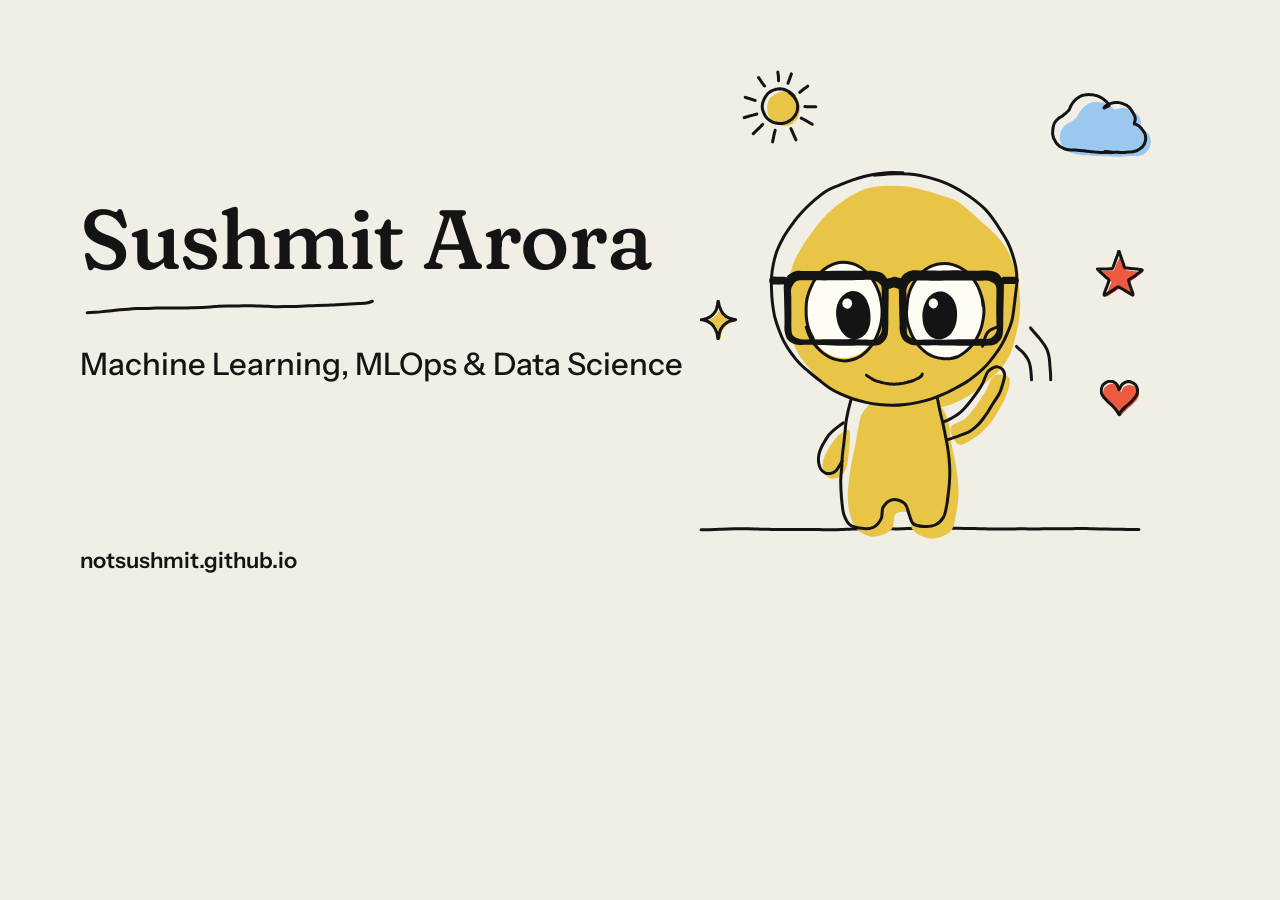
<file: tools/og.html>
<!doctype html>
<html lang="en">
<head>
<meta charset="utf-8">
<title>OG card</title>
<!-- Rendered to assets/og.png (1200x630) by tools/render-images.mjs. Not part of the site. -->
<link rel="stylesheet" href="../assets/css/tokens.css">
<style>
  * { box-sizing: border-box; }
  html, body { margin: 0; }
  body {
    width: 1200px; height: 630px; overflow: hidden; position: relative;
    background: var(--cream); color: var(--ink); font-family: var(--font-body);
  }
  .text { position: absolute; left: 80px; top: 196px; width: 640px; }
  h1 {
    margin: 0; font-family: var(--font-display); font-weight: 500;
    font-variation-settings: "SOFT" 100; font-size: 84px; white-space: nowrap; line-height: 1.02; letter-spacing: -0.015em;
  }
  .u { display: block; width: 300px; height: 22px; margin: 14px 0 26px; }
  p { margin: 0; font-size: 31px; line-height: 1.3; font-weight: 500; white-space: nowrap; }
  .url { position: absolute; left: 80px; bottom: 56px; font-size: 22px; font-weight: 600; }
  img { position: absolute; display: block; }
  .ground { left: 690px; bottom: 92px; width: 460px; height: 18px; }
  .mascot { left: 760px; bottom: 82px; width: 300px; }
  .d { width: var(--w); left: var(--x); top: var(--y); }
</style>
</head>
<body>
  <div class="text">
    <h1>Sushmit Arora</h1>
    <img class="u" style="position:static" src="../assets/doodles/underline.svg" alt="">
    <p>Machine Learning, MLOps &amp; Data Science</p>
  </div>
  <div class="url">notsushmit.github.io</div>
  <img class="d" style="--x:742px;--y:70px;--w:76px" src="../assets/doodles/sunburst.svg" alt="">
  <img class="d" style="--x:1050px;--y:92px;--w:104px" src="../assets/doodles/cloud.svg" alt="">
  <img class="d" style="--x:1096px;--y:250px;--w:48px" src="../assets/doodles/star.svg" alt="">
  <img class="d" style="--x:700px;--y:300px;--w:38px" src="../assets/doodles/sparkle.svg" alt="">
  <img class="d" style="--x:1100px;--y:380px;--w:40px" src="../assets/doodles/heart.svg" alt="">
  <img class="ground" src="../assets/doodles/ground-line.svg" alt="">
  <img class="mascot" src="../assets/doodles/mascot-waving.svg" alt="">
</body>
</html>
</file>
<file: assets/css/tokens.css>
/* Design tokens: the single place for colours, type, sizes and spacing.
   Fonts are self-hosted from assets/fonts (Fontsource, OFL). */

@font-face {
  font-family: "Fraunces";
  font-style: normal;
  font-display: swap;
  font-weight: 100 900;
  src: url("../fonts/fraunces-latin-soft-normal.woff2") format("woff2-variations"),
       url("../fonts/fraunces-latin-soft-normal.woff2") format("woff2");
}

@font-face {
  font-family: "Instrument Sans";
  font-style: normal;
  font-display: swap;
  font-weight: 400 700;
  src: url("../fonts/instrument-sans-latin-wght-normal.woff2") format("woff2-variations"),
       url("../fonts/instrument-sans-latin-wght-normal.woff2") format("woff2");
}

/* Handwritten, for tiny decorative annotations only. Never body text. */
@font-face {
  font-family: "Patrick Hand";
  font-style: normal;
  font-display: swap;
  font-weight: 400;
  src: url("../fonts/patrick-hand-latin-400-normal.woff2") format("woff2");
}

:root {
  /* palette */
  --cream: #F1EEE6;
  --ink: #141414;
  --mustard: #E8C547;
  --coral: #EE5A3F;
  --blue: #5B73B0;
  --green: #2F6B52;
  --sky: #9CC7EE;

  /* derived surfaces */
  --paper: #F8F6F0;              /* slightly paler cream for cards and boxes */
  --tint-mustard: #F2E3A6;
  --tint-sky: #D3E4F2;
  --tint-coral: #F5C3B2;
  --tint-green: #C9DCCF;

  /* type */
  --font-display: "Fraunces", Georgia, serif;
  --font-body: "Instrument Sans", system-ui, sans-serif;
  --font-hand: "Patrick Hand", "Comic Sans MS", cursive;

  --text-sm: 0.9rem;
  --text-base: 1.0625rem;
  --text-h3: 1.3rem;
  --text-h2: clamp(1.75rem, 3.6vw, 2.25rem);
  --text-h1: clamp(2.5rem, 5.2vw, 4.25rem);
  --text-hand: 1.35rem;          /* about 21px; never below 18px */

  /* spacing scale */
  --space-1: 0.25rem;
  --space-2: 0.5rem;
  --space-3: 0.75rem;
  --space-4: 1rem;
  --space-5: 1.5rem;
  --space-6: 2rem;
  --space-7: 3rem;
  --space-8: 4.5rem;
  --space-9: 6rem;

  /* widths */
  --gutter: 16px;
  --max-width: 72rem;            /* header and hero */

  /* lines, shapes, shadows */
  --line: 2.5px;
  --line-thin: 1.5px;
  --tap: 44px;                   /* minimum tap target */
  --radius-hand: 22px 30px 18px 34px / 30px 18px 32px 22px;
  --radius-hand-sm: 10px 14px 9px 16px / 14px 9px 15px 10px;
  --shadow-coral: 4px 4px 0 var(--coral);
  --shadow-coral-hover: 6px 6px 0 var(--coral);
  --shadow-coral-press: 1px 1px 0 var(--coral);
  --shadow-mustard: 4px 4px 0 var(--mustard);

  --header-h: 64px;
  --ease: cubic-bezier(.3, .7, .4, 1);
}
</file>
<file: assets/css/base.css>
/* Global styles: type, links, buttons, cards, chips, headings. Values come from tokens.css. */

*, *::before, *::after { box-sizing: border-box; }

html {
  -webkit-text-size-adjust: 100%;
  scroll-behavior: smooth;
}
@media (prefers-reduced-motion: reduce) {
  html { scroll-behavior: auto; }
  *, *::before, *::after { transition-duration: 0.01ms !important; animation-duration: 0.01ms !important; }
}

body {
  margin: 0;
  background: var(--cream);
  color: var(--ink);
  font-family: var(--font-body);
  font-size: var(--text-base);
  line-height: 1.6;
  overflow-wrap: break-word;
}

/* ---------- layout ---------- */
main > section {
  margin: 0 auto;
  padding: var(--space-8) var(--gutter) 0;
}
/* Sections below the hero are full width (so their gutters can hold doodles);
   content sits in a centred container the same width as the header and hero. */
main > section.section { position: relative; padding-top: var(--space-9); }
.wrap { position: relative; max-width: var(--max-width); margin: 0 auto; }
/* Keep jumped-to headings clear of the sticky header. Sections already carry
   --space-8 of top padding, so they need less margin than other targets. */
[id] { scroll-margin-top: calc(var(--header-h) + var(--space-5)); }
main > section[id] { scroll-margin-top: calc(var(--header-h) + var(--space-5) - var(--space-9)); }
article { margin-top: var(--space-7); }
main:focus { outline: none; }

/* ---------- type ---------- */
h1, h2, h3 {
  font-family: var(--font-display);
  font-weight: 500;
  font-variation-settings: "SOFT" 100;
  line-height: 1.15;
  letter-spacing: -0.01em;
}
h1 { font-size: var(--text-h1); margin: 0 0 var(--space-4); }
h2 { font-size: var(--text-h2); margin: 0 0 var(--space-6); }
h3 { font-size: var(--text-h3); margin: var(--space-6) 0 var(--space-2); }

/* hand-drawn underline under every section heading */
h2::after {
  content: "";
  display: block;
  width: 7.5rem;
  height: 0.55rem;
  margin-top: var(--space-2);
  background: url("../doodles/underline.svg") no-repeat left center / 100% 100%;
}

.hand { font-family: var(--font-hand); font-size: var(--text-hand); line-height: 1.1; }

img { max-width: 100%; height: auto; display: block; }
/* ink stroke for inlined doodles (same values the SVG files carry as attributes) */
.ink { fill: none; stroke: #141414; stroke-width: 3; stroke-linecap: round; stroke-linejoin: round; vector-effect: non-scaling-stroke; }
figure { margin: var(--space-5) 0 0; }
figcaption { font-size: var(--text-sm); margin-top: var(--space-2); }
ul, ol { padding-left: 1.25rem; }
dt { font-weight: 600; margin-top: var(--space-3); }
dd { margin: 0; }

/* ---------- links ---------- */
/* Plain underline at rest (so links never rely on colour), swapped for a
   hand-drawn line that draws in on hover. */
a {
  color: var(--ink);
  text-decoration: underline var(--line-thin);
  text-underline-offset: 0.22em;
  background: url("../doodles/underline.svg") no-repeat left bottom / 0% 0.42em;
  padding-bottom: 0.12em;
  transition: background-size 0.35s var(--ease), text-decoration-color 0.2s;
}
@media (hover: hover) {
  a:hover { text-decoration-color: transparent; background-size: 100% 0.42em; }
}

:focus-visible {
  outline: 3px solid var(--ink);
  outline-offset: 3px;
  border-radius: 4px;
}


/* ---------- buttons: pill, ink border, hard offset shadow ---------- */
.button {
  display: inline-flex;
  align-items: center;
  justify-content: center;
  gap: var(--space-2);
  min-height: var(--tap);
  padding: 0.6rem 1.5rem;
  font: inherit;
  font-weight: 600;
  color: var(--ink);
  background: var(--paper);
  border: var(--line) solid var(--ink);
  border-radius: 999px;
  box-shadow: var(--shadow-coral);
  text-decoration: none;
  cursor: pointer;
  transition: transform 0.15s var(--ease), box-shadow 0.15s var(--ease);
}
@media (hover: hover) {
  .button:hover { transform: translate(-2px, -2px); box-shadow: var(--shadow-coral-hover); background-size: 0 0; }
}
.button:active { transform: translate(3px, 3px); box-shadow: var(--shadow-coral-press); }
.button--sm { padding: 0.45rem 1.1rem; font-size: 0.95rem; box-shadow: var(--shadow-mustard); }
@media (hover: hover) { .button--sm:hover { box-shadow: 6px 6px 0 var(--mustard); } }
.button--sm:active { box-shadow: 1px 1px 0 var(--mustard); }

/* ---------- cards: paler cream, hand-cut corners ---------- */
.card {
  background: var(--paper);
  border: var(--line) solid var(--ink);
  border-radius: var(--radius-hand);
}

/* ---------- chips ---------- */
.chips { list-style: none; padding: 0; display: flex; flex-wrap: wrap; gap: var(--space-2); }
.chips li {
  font-size: var(--text-sm);
  line-height: 1.4;
  padding: 0.15rem 0.7rem;
  border: var(--line-thin) solid var(--ink);
  border-radius: var(--radius-hand-sm);
  background: var(--tint-mustard);
}
.chips li:nth-child(4n+2) { background: var(--tint-sky); }
.chips li:nth-child(4n+3) { background: var(--tint-coral); }
.chips li:nth-child(4n+4) { background: var(--tint-green); }

/* ---------- project credit line ---------- */
.credit { font-size: 0.95rem; }

.site-footer {
  max-width: calc(var(--max-width) + 2 * var(--gutter));
  margin: 0 auto;
  padding: var(--space-9) var(--gutter) var(--space-6);
  font-size: var(--text-sm);
}

/* ---------- utilities ---------- */
.skip-link {
  position: absolute; left: var(--gutter); top: -100px;
  z-index: 100;
  background: var(--ink); color: var(--cream);
  padding: var(--space-2) var(--space-4);
  border-radius: 6px;
}
.skip-link:focus { top: var(--space-2); }
.skip-link:focus-visible { outline-color: var(--coral); }

.visually-hidden {
  position: absolute !important; width: 1px; height: 1px; padding: 0; margin: -1px;
  overflow: hidden; clip: rect(0 0 0 0); white-space: nowrap; border: 0;
}
</file>
<file: assets/css/header.css>
/* Sticky header: wordmark left, links right; a drawn menu panel below 800px. */

.site-header {
  position: sticky;
  top: 0;
  z-index: 50;
  background: var(--cream);
  border-bottom: var(--line-thin) solid var(--ink);
}
.site-header__inner {
  max-width: calc(var(--max-width) + 2 * var(--gutter));
  margin: 0 auto;
  padding: 0 var(--gutter);
  min-height: var(--header-h);
  display: flex;
  align-items: center;
  justify-content: space-between;
  gap: var(--space-5);
}

.wordmark {
  font-family: var(--font-display);
  font-variation-settings: "SOFT" 100;
  font-weight: 600;
  font-size: 1.3rem;
  letter-spacing: -0.01em;
  text-decoration: none;
  display: inline-flex;
  align-items: center;
  min-height: var(--tap);
  white-space: nowrap;
}

/* desktop list */
.nav-list {
  list-style: none;
  margin: 0;
  padding: 0;
  display: flex;
  align-items: center;
  gap: var(--space-1) clamp(0.6rem, 1.6vw, 1.4rem);
}
.site-nav a {
  display: inline-flex;
  align-items: center;
  min-height: var(--tap);
  text-decoration: none;
  white-space: nowrap;
  background-position: left calc(100% - 6px);
  padding-bottom: 0;
}
@media (hover: hover) {
  .site-nav a:hover { background-size: 100% 0.42em; }
}
/* current section: the hand-drawn line stays drawn */
.site-nav a[aria-current] { background-size: 100% 0.42em; font-weight: 600; }

/* menu button + panel: hidden on desktop */
.menu-button { display: none; }
.nav-panel { display: none; }

@media (max-width: 799.98px) {
  .nav-list { display: none; }
  .menu-button { display: inline-flex; box-shadow: var(--shadow-mustard); padding-inline: 1.2rem; }

  .nav-panel:popover-open { display: block; }
  .nav-panel {
    position: fixed;
    inset: auto;
    top: calc(var(--header-h) + var(--space-2));
    right: var(--gutter);
    width: min(17rem, calc(100vw - 2 * var(--gutter)));
    margin: 0;
    padding: var(--space-3) var(--space-4) var(--space-4);
    color: var(--ink);
    box-shadow: 5px 5px 0 var(--mustard);
    overflow: visible;
  }
  .nav-panel::backdrop { background: rgba(20, 20, 20, 0.12); }
  .nav-panel ul { list-style: none; margin: 0; padding: 0; }
  .nav-panel li + li { border-top: 1px dashed rgba(20, 20, 20, 0.35); }
  .nav-panel a { display: flex; width: 100%; font-size: 1.1rem; }
  .nav-panel a[aria-current] { background-size: 6.5rem 0.42em; }
  .nav-close {
    display: flex;
    margin: 0 0 var(--space-2) auto;
    min-height: var(--tap);
    min-width: var(--tap);
    padding: 0 var(--space-3);
    align-items: center;
    justify-content: center;
    font: inherit;
    font-size: var(--text-sm);
    font-weight: 600;
    color: var(--ink);
    background: none;
    border: var(--line-thin) solid var(--ink);
    border-radius: 999px;
    cursor: pointer;
  }
}

/* Browsers without popover support: show the plain list, wrapped, instead of the button. */
@supports not selector(:popover-open) {
  .menu-button { display: none !important; }
  .nav-list { display: flex !important; flex-wrap: wrap; }
}
</file>
<file: assets/css/hero.css>
/* Hero: text left, illustrated scene right; stacked below 800px. */

main > section.hero {
  max-width: calc(var(--max-width) + 2 * var(--gutter));
  padding-top: clamp(var(--space-6), 6vw, var(--space-9));
  display: grid;
  grid-template-columns: minmax(0, 1fr) minmax(0, 1fr);
  align-items: center;
  gap: var(--space-6) clamp(var(--space-5), 4vw, var(--space-8));
}
.hero__text { max-width: 34rem; }
.hero .tagline {
  font-size: clamp(1.1rem, 1.8vw, 1.3rem);
  line-height: 1.55;
  margin: 0 0 var(--space-6);
  max-width: 32rem;
}

@media (max-width: 799.98px) {
  main > section.hero { grid-template-columns: minmax(0, 1fr); }
  .hero__scene { max-width: 30rem; width: 100%; margin: 0 auto; }
}

/* ---------- Say hi: a drawn speech bubble ---------- */
.say-hi .button { anchor-name: --say-hi; }
.say-hi-menu {
  margin: 0;
  padding: var(--space-2) var(--space-2);
  min-width: 11.5rem;
  color: var(--ink);
  box-shadow: 4px 4px 0 var(--sky);
  overflow: visible;
}
.say-hi-menu ul { list-style: none; margin: 0; padding: 0; }
.say-hi-menu a {
  display: flex;
  align-items: center;
  min-height: var(--tap);
  padding: 0 var(--space-3);
  text-decoration: none;
  background-position: var(--space-3) calc(100% - 6px);
  background-size: 0 0.42em;
}
@media (hover: hover) {
  .say-hi-menu a:hover { background-size: 4.5rem 0.42em; }
}
.say-hi-menu a:focus-visible { outline-offset: -3px; }

/* bubble tail, pointing up at the button */
.say-hi-menu::before {
  content: "";
  position: absolute;
  top: -11px;
  left: 28px;
  width: 18px;
  height: 18px;
  background: var(--paper);
  border-left: var(--line) solid var(--ink);
  border-top: var(--line) solid var(--ink);
  border-top-left-radius: 4px;
  transform: rotate(45deg) skew(6deg, 6deg);
}

@supports (position-anchor: --say-hi) {
  .say-hi-menu {
    position-anchor: --say-hi;
    inset: auto;
    top: anchor(bottom);
    left: anchor(left);
    margin-top: 16px;
  }
}
/* No anchor positioning: the browser centres the popover, so drop the tail. */
@supports not (position-anchor: --say-hi) {
  .say-hi-menu { margin: auto; }
  .say-hi-menu::before { display: none; }
}

/* ---------- scene ---------- */
.hero__scene {
  position: relative;
  aspect-ratio: 6 / 5;
  width: 100%;
}
.hero__scene > * {
  position: absolute;
  left: var(--x);
  top: var(--y);
  width: var(--w);
  margin: 0;
  transform: rotate(var(--r, 0deg));
}
.hero__scene svg { display: block; width: 100%; height: auto; overflow: visible; }
.hero__scene .ground { z-index: 1; }
.hero__scene .mascot, .hero__scene .cat { z-index: 2; }
.hero__scene .annotation {
  width: auto;
  white-space: nowrap;
  font-size: clamp(1.15rem, 2.2vw, 1.5rem); /* stays at or above 18px */
  color: var(--green);
}
.mascot .pupil { transition: transform 0.18s ease-out; }
</file>
<file: assets/css/sections.css>
/* Sections below the hero: wide, two-column layouts on desktop, one column on phones. */

/* ---------- section heading row ---------- */
.section-head {
  position: relative;
  display: flex;
  align-items: flex-end;
  justify-content: space-between;
  gap: var(--space-5);
  min-height: 6rem;
  margin-bottom: var(--space-6);
}
.section-head h2 { margin: 0; position: relative; z-index: 1; }
.section-head__art { position: relative; z-index: 1; width: clamp(110px, 14vw, 170px); height: auto; flex: none; }

/* ---------- Work ---------- */
.project {
  display: grid;
  grid-template-columns: minmax(0, 1fr) minmax(0, 1.15fr);
  gap: var(--space-6) clamp(var(--space-5), 4vw, var(--space-8));
  align-items: start;
  padding: clamp(var(--space-5), 3vw, var(--space-7));
  margin: 0;
}
.project--flip .project__shots { order: -1; }
.project h3 { font-size: clamp(1.5rem, 2.6vw, 2rem); margin: 0 0 var(--space-4); }
.project dt {
  font-size: var(--text-sm);
  font-weight: 700;
  letter-spacing: 0.04em;
  text-transform: uppercase;
  margin-top: var(--space-4);
}
.project dt:first-child { margin-top: 0; }
.project dd { margin: var(--space-1) 0 0; }
.project .chips { margin: var(--space-5) 0 0; }
.project__links { list-style: none; padding: 0; margin: var(--space-5) 0 0; display: flex; flex-wrap: wrap; gap: var(--space-3) var(--space-4); }
.project .credit { margin: var(--space-5) 0 0; }

.project__shots { display: grid; grid-template-columns: 1fr 1fr; gap: var(--space-4); }
.project__shots figure { margin: 0; }
.project__shots figure:first-child,
.project__shots[data-count="2"] figure,
.project__shots[data-count="1"] figure { grid-column: 1 / -1; }
.project__shots .shot img {
  width: 100%;
  border: var(--line-thin) solid var(--ink);
  border-radius: var(--radius-hand-sm);
  background: var(--cream);
}

/* click a screenshot to see it larger */
.shot {
  display: block;
  width: 100%;
  padding: 0;
  border: 0;
  background: none;
  border-radius: var(--radius-hand-sm);
  cursor: zoom-in;
  transition: transform 0.15s var(--ease);
}
@media (hover: hover) {
  .shot:hover { transform: translate(-2px, -2px); }
  .shot:hover img { box-shadow: 4px 4px 0 var(--mustard); }
}
.lightbox {
  width: min(1400px, calc(100vw - 2 * var(--gutter)));
  max-height: calc(100vh - 2 * var(--gutter));
  margin: auto;
  padding: var(--space-3);
  border: var(--line) solid var(--ink);
  border-radius: var(--radius-hand);
  background: var(--paper);
  color: var(--ink);
  overflow: auto;
}
.lightbox::backdrop { background: rgba(20, 20, 20, 0.6); }
.lightbox img {
  display: block;
  width: 100%;
  height: auto;
  max-height: calc(100vh - 2 * var(--gutter) - 7rem);
  object-fit: contain;
  border-radius: var(--radius-hand-sm);
}
.lightbox__close {
  display: flex;
  align-items: center;
  margin: 0 0 var(--space-2) auto;
  min-height: var(--tap);
  padding: 0 var(--space-4);
  font: inherit;
  font-size: var(--text-sm);
  font-weight: 600;
  color: var(--ink);
  background: var(--paper);
  border: var(--line-thin) solid var(--ink);
  border-radius: 999px;
  cursor: pointer;
}
.lightbox__full { display: inline-flex; align-items: center; min-height: var(--tap); margin-top: var(--space-1); font-size: var(--text-sm); }

/* dividers between projects */
.divider { position: relative; margin: var(--space-6) 0; }
.divider .ground-line { width: 100%; height: 16px; }
.divider--cat { height: clamp(96px, 12vw, 130px); }
.divider--cat .ground-line { position: absolute; left: 0; right: 0; bottom: 0; }
.divider--line { height: 90px; display: flex; align-items: center; }
.divider--line .ground-line { height: 18px; }
.divider--line .decor { position: absolute; inset: 0; }
.divider--line .deco { top: auto; bottom: calc(50% + 14px + var(--y)); }

/* ---------- How I work ---------- */
.points { list-style: none; padding: 0; margin: 0; display: grid; grid-template-columns: repeat(3, minmax(0, 1fr)); gap: var(--space-5); }
.point { padding: var(--space-5) var(--space-5) var(--space-6); }
.point h3 { margin-top: var(--space-2); }
.point p { margin: 0; }
.point__n { font-family: var(--font-display); font-size: 2.4rem; line-height: 1; font-variation-settings: "SOFT" 100; }

/* ---------- Skills ---------- */
.skills-layout { display: grid; grid-template-columns: clamp(160px, 18vw, 230px) minmax(0, 1fr); gap: var(--space-6); align-items: end; }
.skills-layout__art { width: 100%; height: auto; }
.skill-grid { display: grid; grid-template-columns: repeat(2, minmax(0, 1fr)); gap: var(--space-5); }
.skill-card { padding: var(--space-5); }
.skill-card h3 { margin: 0 0 var(--space-3); }
.skill-card .chips { margin: 0; }

/* ---------- Experience ---------- */
.experience-layout { display: grid; grid-template-columns: minmax(0, 1fr) clamp(200px, 24vw, 300px); gap: var(--space-7); align-items: end; }
.experience-layout__art { width: 100%; height: auto; }
.timeline { list-style: none; padding: 0; margin: 0; }
.timeline__item { display: grid; grid-template-columns: 11rem minmax(0, 1fr); gap: var(--space-5); }
.timeline__item + .timeline__item .timeline__body { padding-top: var(--space-6); }
.timeline__item + .timeline__item .timeline__dates { padding-top: var(--space-6); }
.timeline__dates { margin: 0; font-weight: 600; padding-top: 0.2rem; }
.timeline__body { border-left: var(--line) solid var(--ink); padding-left: var(--space-5); padding-bottom: var(--space-2); }
.timeline__body h3 { margin: 0 0 var(--space-2); }
.timeline__org { display: block; font-family: var(--font-body); font-size: var(--text-base); font-weight: 600; margin-top: var(--space-1); }
.timeline__body ul { margin: var(--space-3) 0 0; padding-left: 1.1rem; }
.timeline__body li + li { margin-top: var(--space-1); }

/* ---------- Recognition ---------- */
.recog-grid { list-style: none; padding: 0; margin: 0; display: grid; grid-template-columns: repeat(2, minmax(0, 1fr)); grid-auto-rows: 1fr; gap: var(--space-5); }
.recog-card { padding: var(--space-3) var(--space-5) var(--space-4); }
.recog-card a { font-weight: 600; display: inline-flex; align-items: center; min-height: var(--tap); }
.recog-card p { margin: 0; }
.recog-grid__cat { position: relative; min-height: 120px; }
.recog-grid__cat .ground-line { position: absolute; left: 0; right: 0; bottom: 0; width: 100%; height: 16px; }

/* ---------- About ---------- */
.about-layout { display: grid; grid-template-columns: minmax(0, 1fr) clamp(200px, 22vw, 270px); gap: var(--space-6); align-items: center; }
.about-layout__art { width: 100%; height: auto; }
.trait-grid { list-style: none; padding: 0; margin: 0; display: grid; grid-template-columns: repeat(2, minmax(0, 1fr)); gap: var(--space-5); }
.trait { display: flex; gap: var(--space-4); align-items: flex-start; padding: var(--space-5); }
.trait__art { width: 72px; height: auto; flex: none; }
.trait h3 { margin: 0 0 var(--space-1); }
.trait p { margin: 0; }

/* ---------- Contact ---------- */
.section--contact .wrap { text-align: center; }
.section--contact .section-head { justify-content: center; }
.section--contact h2 { font-size: clamp(2.4rem, 5.5vw, 3.75rem); }
.section--contact h2::after { margin-inline: auto; width: 10rem; }
.contact-links { list-style: none; padding: 0; margin: var(--space-6) 0 0; display: flex; flex-wrap: wrap; justify-content: center; gap: var(--space-4) var(--space-5); }
.contact-resume { margin: var(--space-5) 0 0; }
.contact-resume a { display: inline-flex; align-items: center; min-height: var(--tap); }
.contact-scene { position: relative; height: clamp(170px, 20vw, 240px); max-width: 560px; margin: var(--space-6) auto 0; }
.contact-scene .ground-line { position: absolute; left: 0; right: 0; bottom: 0; width: 100%; height: 16px; }

/* ---------- Footer ---------- */
.footer-scene { position: relative; height: clamp(120px, 13vw, 150px); }
.footer-scene .ground-line { position: absolute; left: 0; right: 0; bottom: 0; width: 100%; height: 16px; }
.site-footer > p { margin: var(--space-4) 0 0; }

/* ---------- characters standing on a ground line ---------- */
.grounded {
  position: absolute;
  bottom: 8px;                 /* the ground line's centre */
  left: var(--left);
  width: var(--width);
  height: auto;
  transform: translate(-50%, var(--fo));
}
.grounded svg { display: block; width: 100%; height: auto; overflow: visible; }

/* ---------- breakpoints ---------- */
@media (max-width: 1099.98px) {
  .experience-layout { grid-template-columns: minmax(0, 1fr) clamp(160px, 26vw, 240px); gap: var(--space-5); }
}
@media (max-width: 899.98px) {
  .project { grid-template-columns: minmax(0, 1fr); }
  .project--flip .project__shots { order: 0; }
  .points { grid-template-columns: minmax(0, 1fr); }
  .skills-layout { grid-template-columns: minmax(0, 1fr); }
  .skills-layout__art { width: 150px; }
  .about-layout { grid-template-columns: minmax(0, 1fr); }
  .about-layout__art { width: 170px; margin: 0 auto; order: -1; }
}
@media (max-width: 699.98px) {
  .skill-grid, .trait-grid, .recog-grid { grid-template-columns: minmax(0, 1fr); grid-auto-rows: auto; }
  .experience-layout { grid-template-columns: minmax(0, 1fr); }
  .experience-layout__art { width: 210px; margin: 0 auto; }
  .timeline__item { grid-template-columns: minmax(0, 1fr); gap: var(--space-2); }
  .timeline__item + .timeline__item .timeline__body { padding-top: 0; }
  .timeline__item + .timeline__item .timeline__dates { padding-top: var(--space-6); }
  .project__shots { grid-template-columns: minmax(0, 1fr); }
  .project__shots figure { grid-column: 1 / -1; }
  .section-head__art { width: 104px; }
  .trait__art { width: 56px; }
}
</file>
<file: assets/css/decor.css>
/* Decorative doodles: heading clusters, gutter clusters, gentle drift.
   All decoration is aria-hidden, alt="", and never takes pointer events. */

.decor, .gutter, .deco, .grounded, .ground-line { pointer-events: none; user-select: none; }

/* layer over the heading row; items placed by % across, px down */
.section-head .decor { position: absolute; inset: 0; z-index: 0; }
.deco {
  position: absolute;
  left: var(--x);
  top: var(--y);
  width: var(--w);
  height: auto;
  rotate: var(--r, 0deg);
  animation: drift var(--dur, 8s) ease-in-out var(--delay, 0s) infinite alternate;
}
.deco--blob { opacity: 0.55; animation: none; }
.deco--blob[src*="blob-green"] { opacity: 0.3; }

@keyframes drift {
  from { translate: 0 0; }
  to { translate: 0 -5px; }
}
/* the curled cat's z's float up and fade */
.divider__cat .zzz { animation: zfloat 3.6s ease-in-out infinite; transform-box: fill-box; }
@keyframes zfloat {
  0% { translate: 0 0; opacity: 1; }
  70% { opacity: 1; }
  100% { translate: 0 -26px; opacity: 0.15; }
}

/* ---------- side gutters ---------- */
/* width of one gutter = (viewport - container) / 2 */
.gutter {
  --gs: 1;                     /* grows with the gutter on very wide screens */
  position: absolute;
  top: var(--top);
  width: calc((100% - var(--max-width)) / 2 - var(--space-5));
  height: calc(320px * var(--gs));
  display: none;
}
.gutter .deco { width: calc(var(--w) * var(--gs)); top: calc(var(--y) * var(--gs)); }
@media (min-width: 1650px) { .gutter { --gs: 1.3; } }
@media (min-width: 1900px) { .gutter { --gs: 1.6; } }
.gutter--l { left: 0; }
.gutter--r { right: 0; }
@media (min-width: 1400px) {
  .gutter { display: block; }
}
/* below 1100px a few clusters come back as a small inline row of doodles */
@media (max-width: 1099.98px) {
  .gutter--inline {
    display: flex;
    position: static;
    width: auto;
    height: auto;
    justify-content: center;
    align-items: center;
    gap: var(--space-6);
    margin: var(--space-6) auto 0;
    order: 99;
  }
  .gutter--inline .deco { position: static; width: calc(var(--w) * 0.8); top: auto; }
  .gutter--inline .deco--blob { display: none; }
  /* inline rows sit after the section content */
  main > section.section { display: flex; flex-direction: column; }
  main > section.section > .wrap { width: 100%; }
}

/* phones: keep only heading doodles marked for small screens, pushed right */
@media (max-width: 699.98px) {
  .section-head .deco--wide { display: none; }
  .section-head .deco--m { left: auto; right: 0; width: calc(var(--w) * 0.85); }
}

@media (prefers-reduced-motion: reduce) {
  .deco, .divider__cat .zzz { animation: none !important; }
}
</file>
